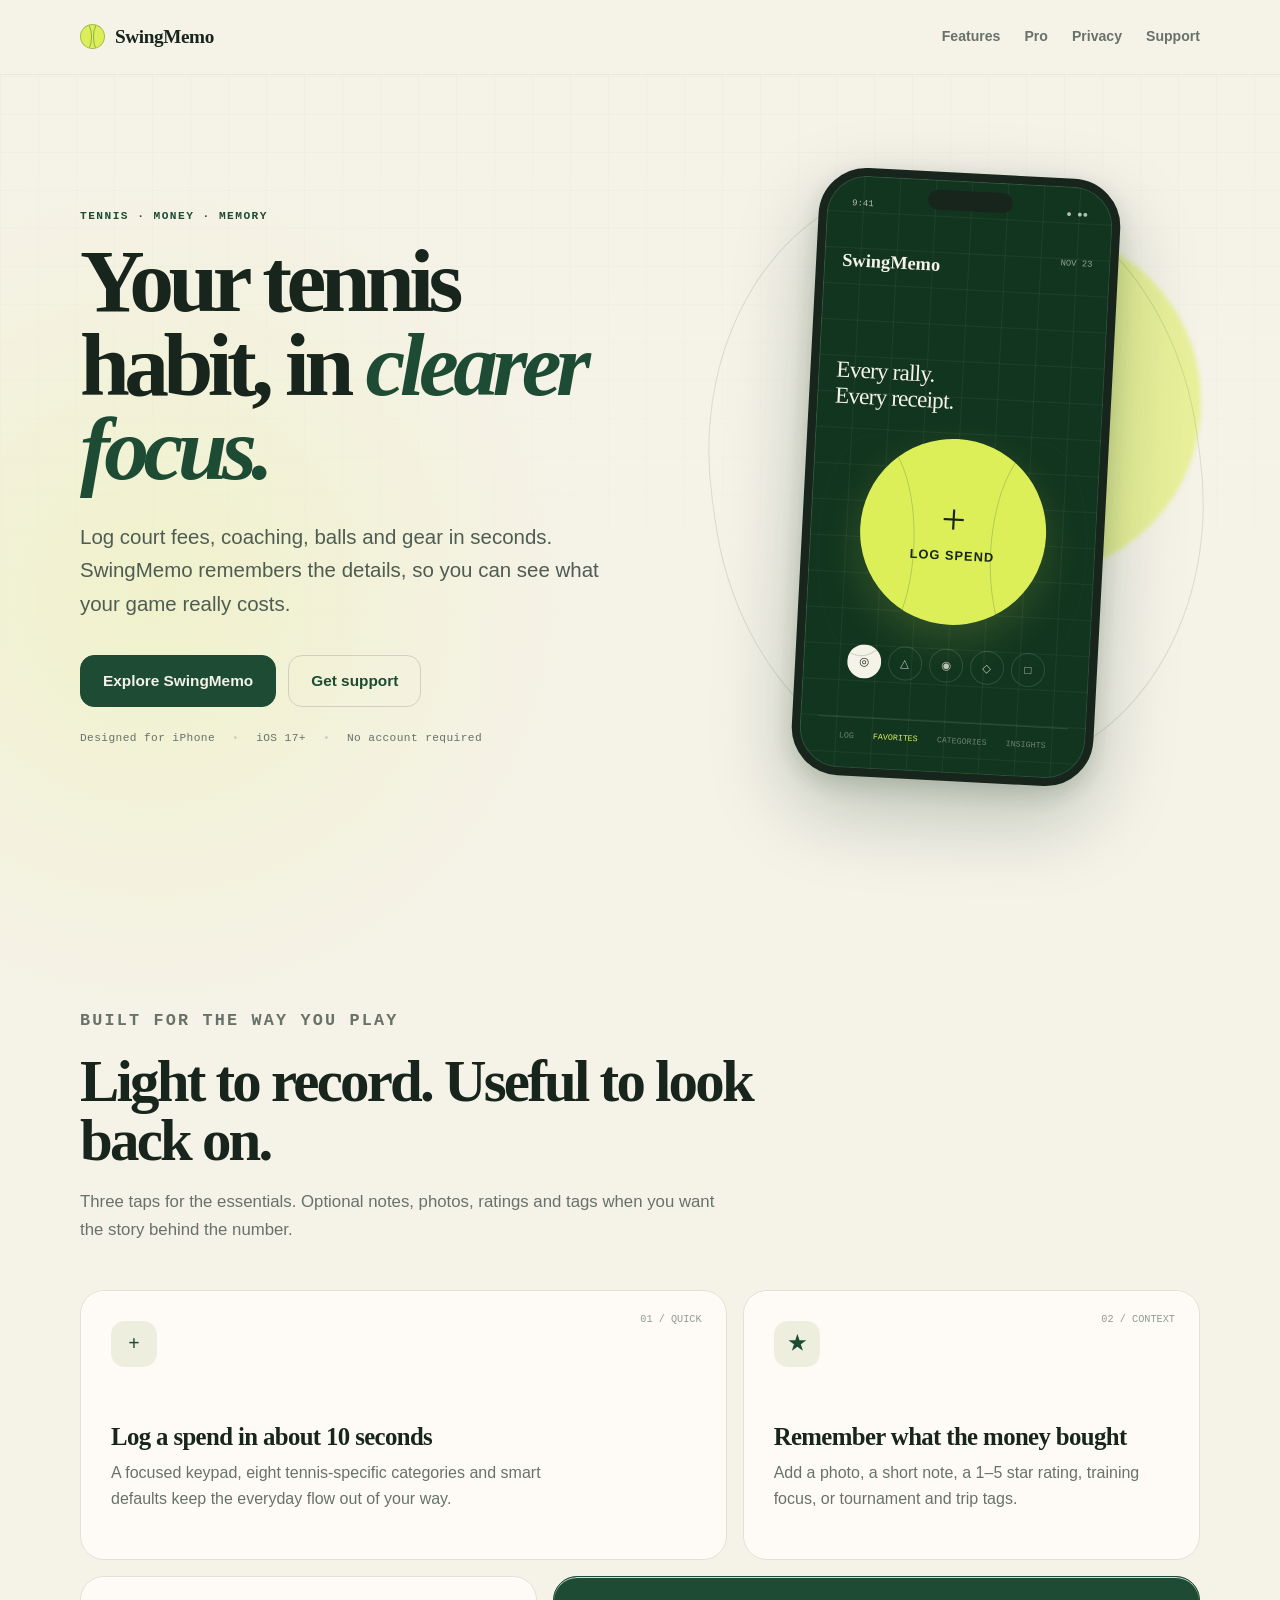
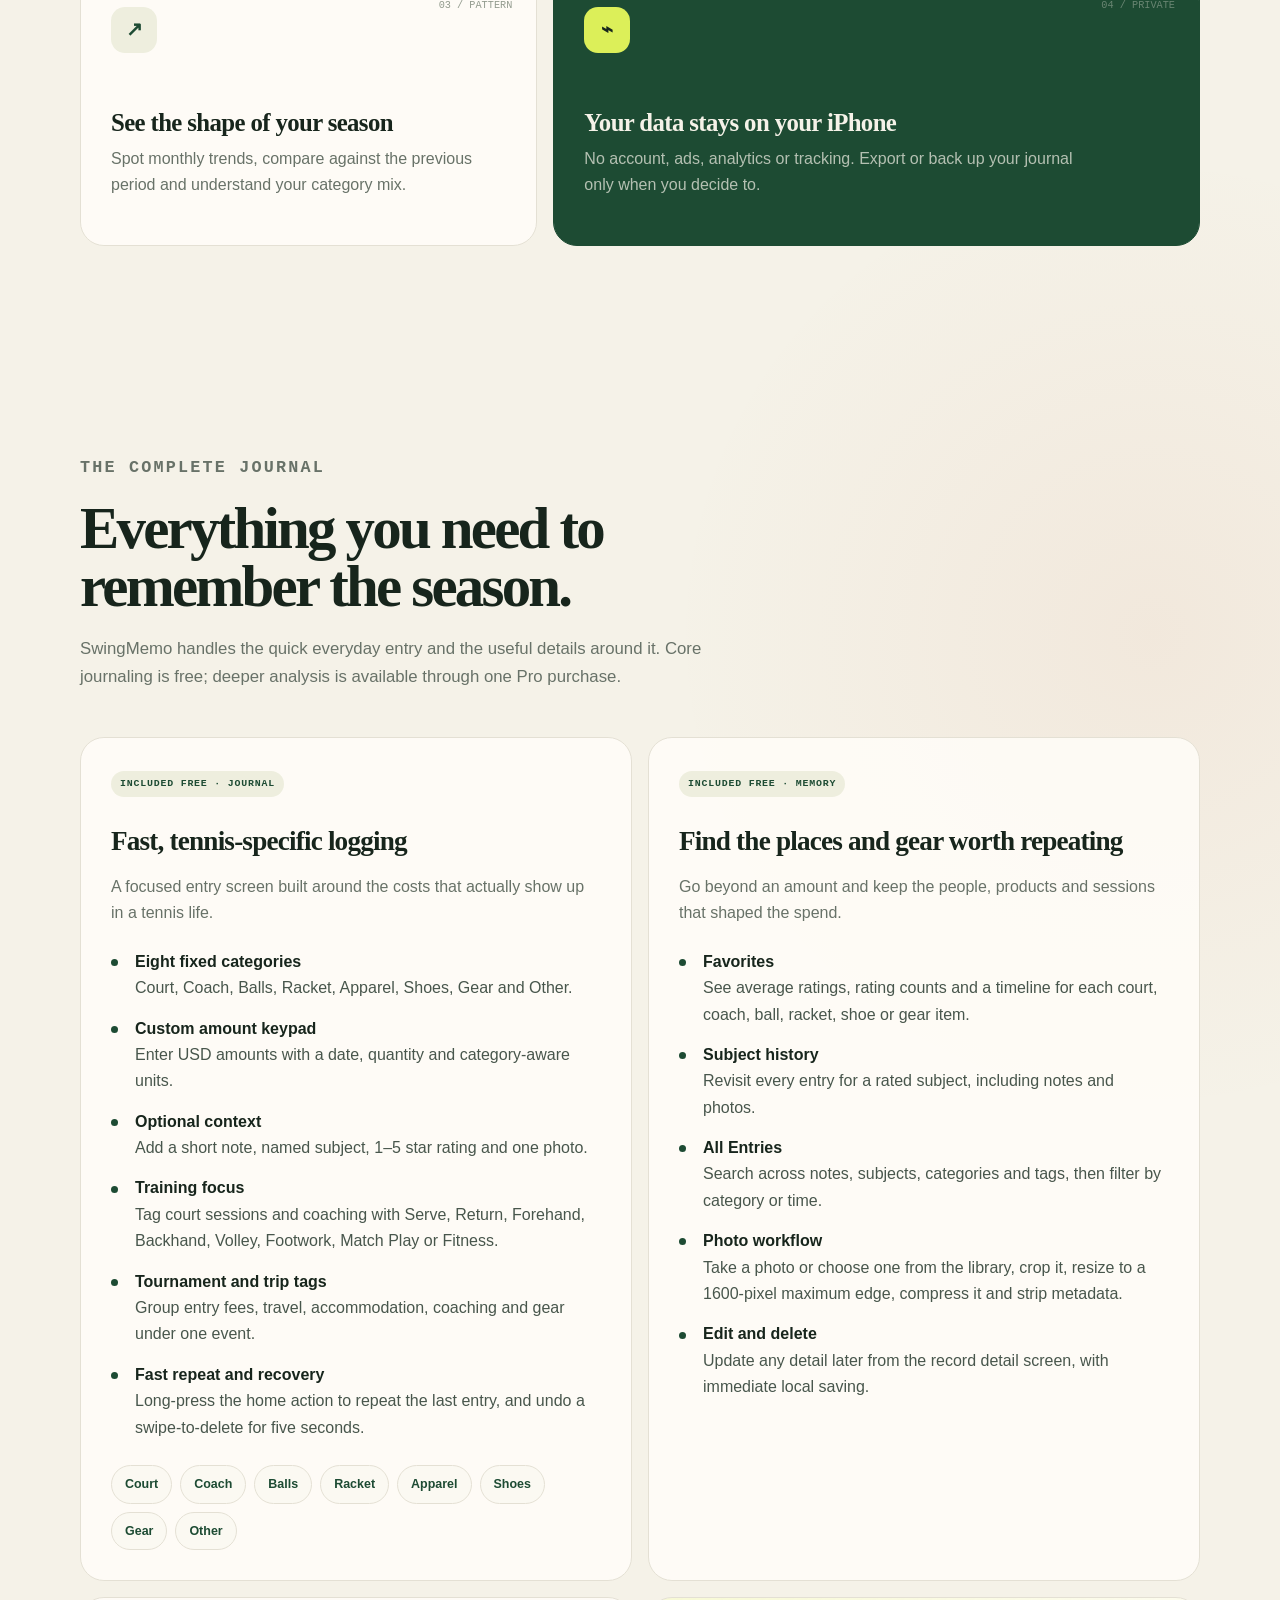
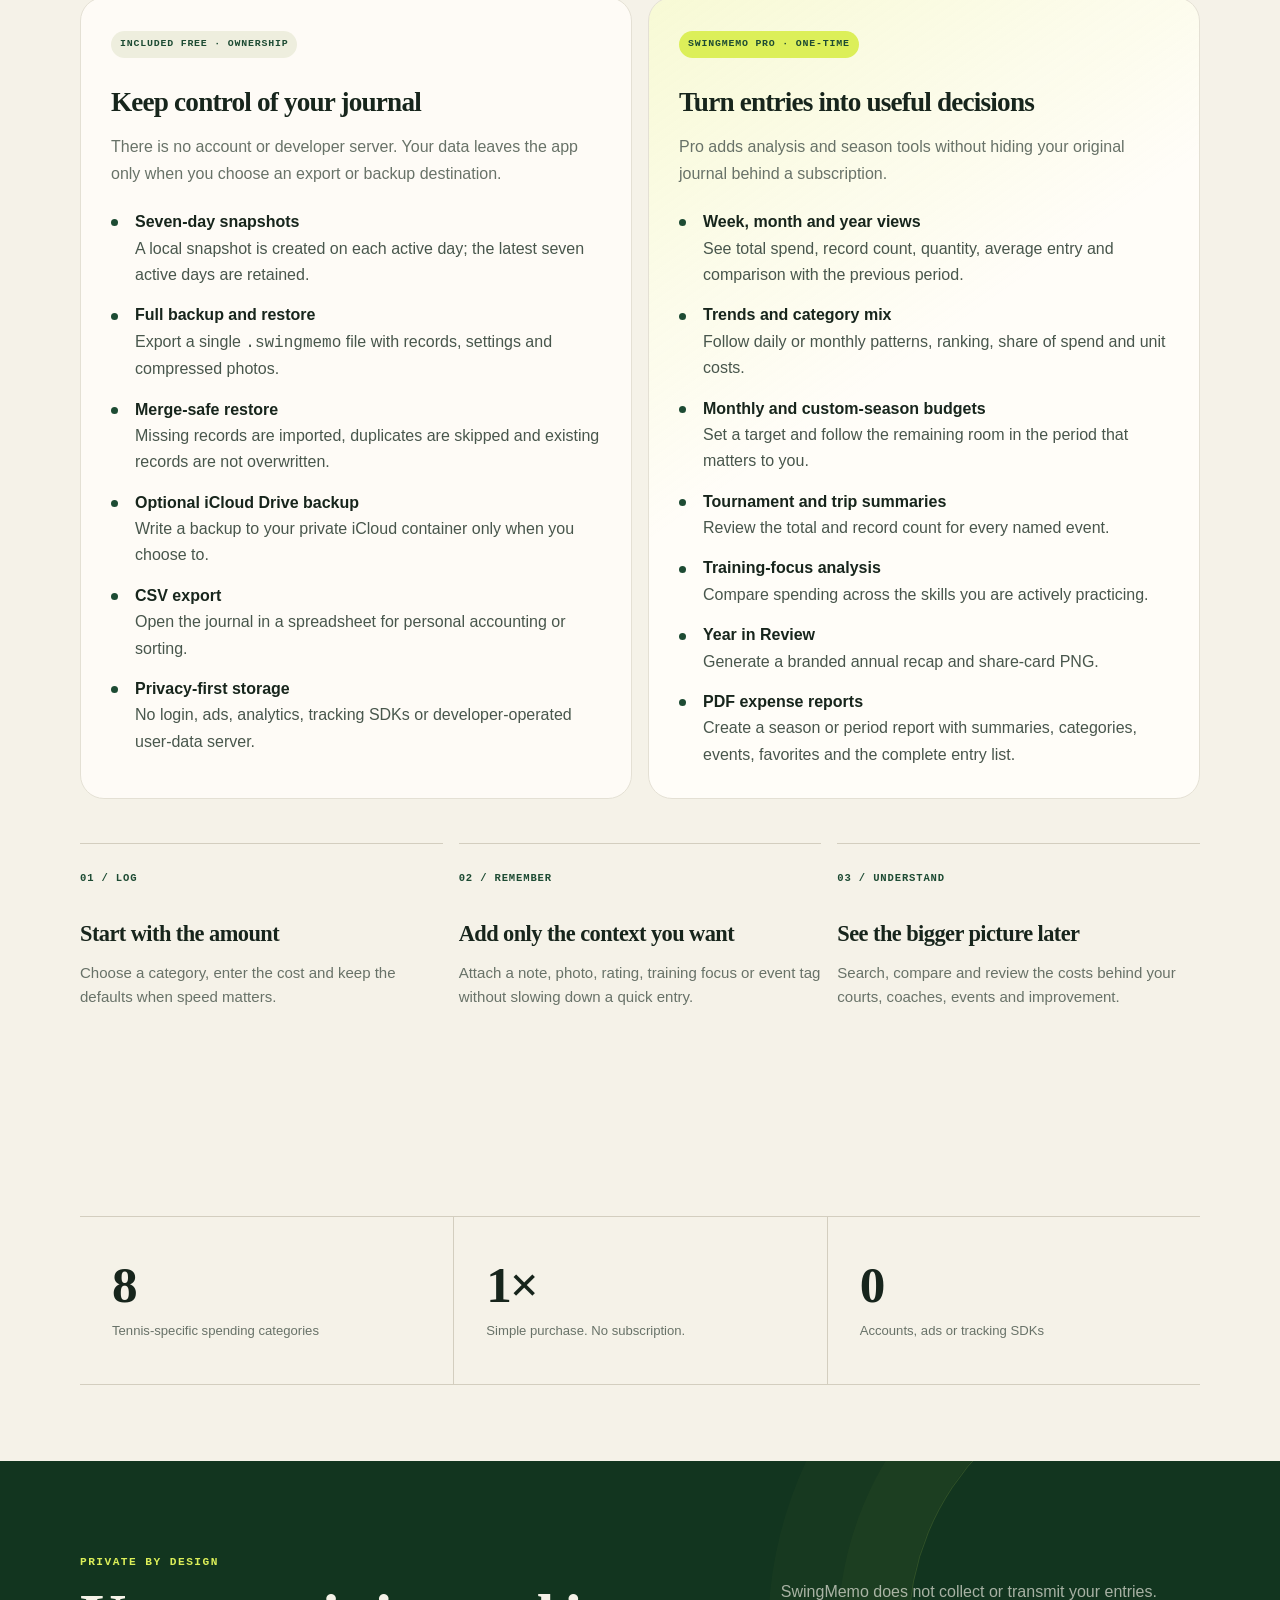
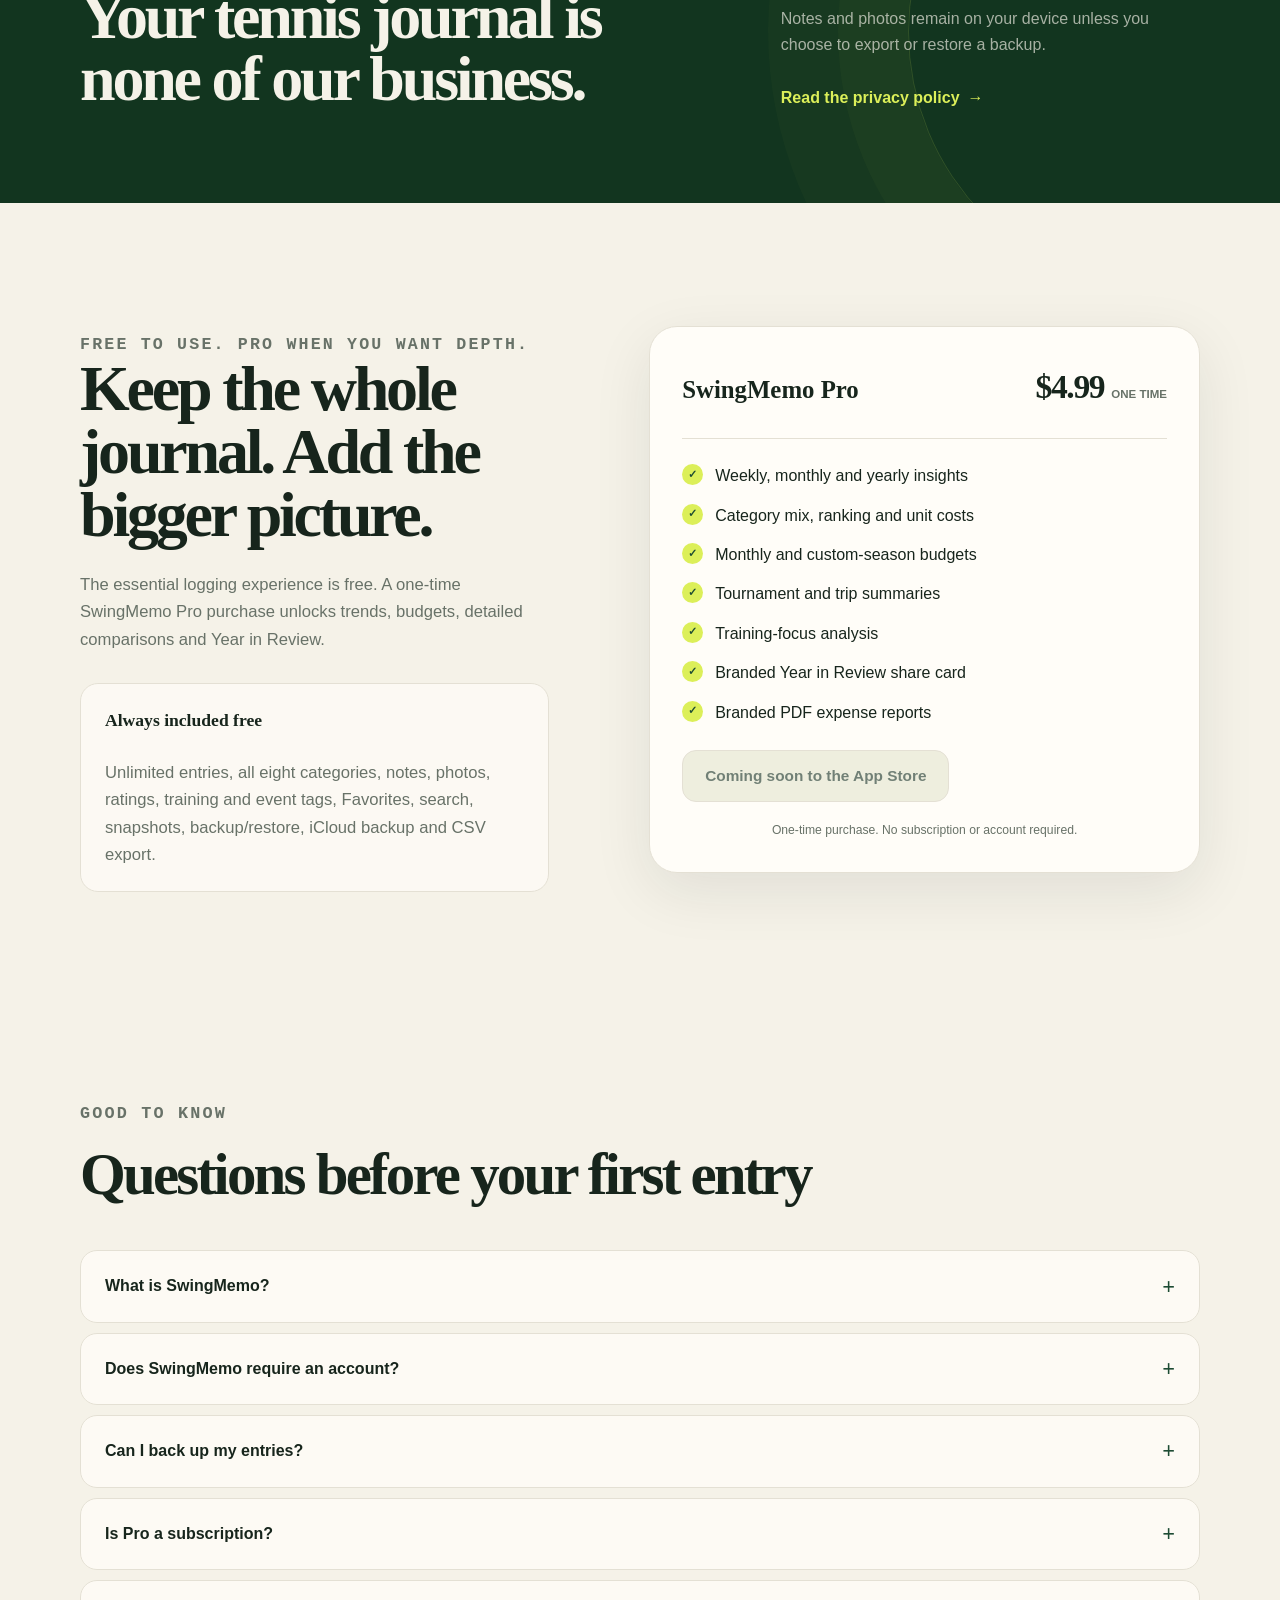
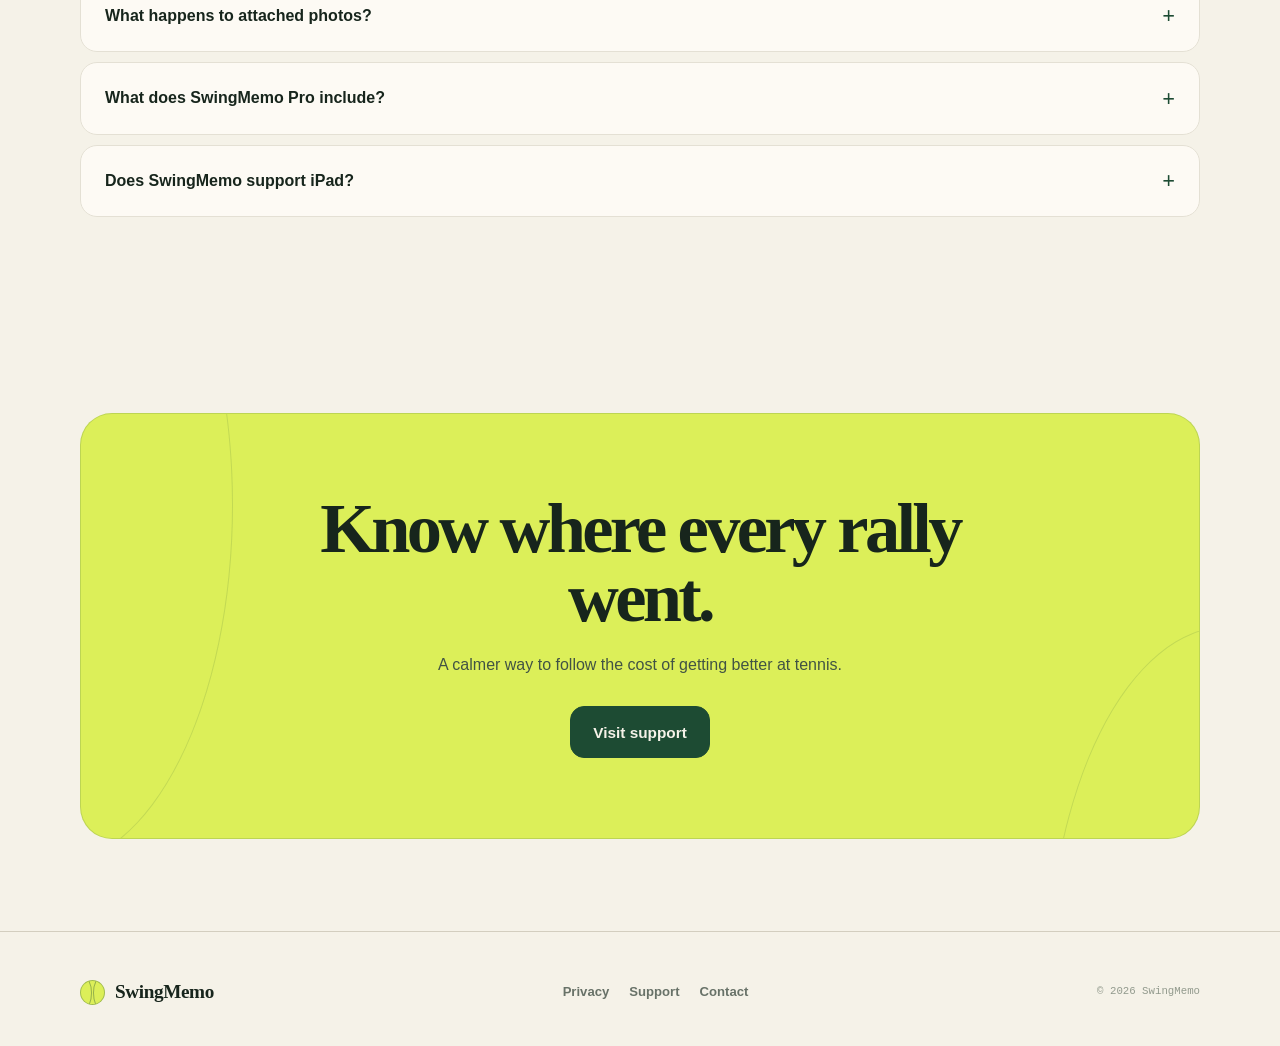
<file: index.html>
<!doctype html>
<html lang="en">
<head>
  <meta charset="utf-8">
  <meta name="viewport" content="width=device-width, initial-scale=1">
  <title>SwingMemo — Tennis Expense Journal &amp; Budget Tracker</title>
  <meta name="description" content="Track court fees, coaching, balls and tennis gear in seconds. SwingMemo is a private iPhone expense journal with ratings, tags, budgets, trends and backups.">
  <meta name="keywords" content="tennis expense journal, tennis budget tracker, tennis spending app, court fees, coaching costs, tennis gear expenses, iPhone journal">
  <meta name="author" content="SwingMemo">
  <meta name="robots" content="index, follow, max-image-preview:large">
  <meta name="application-name" content="SwingMemo">
  <meta name="apple-mobile-web-app-title" content="SwingMemo">
  <meta name="theme-color" content="#f5f2e8">
  <meta name="color-scheme" content="light">
  <meta property="og:type" content="website">
  <meta property="og:title" content="SwingMemo — Tennis Expense Journal &amp; Budget Tracker">
  <meta property="og:description" content="Track every court fee, lesson and can of balls in seconds. See what your tennis habit really costs with a private iPhone journal.">
  <meta property="og:site_name" content="SwingMemo">
  <meta property="og:url" content="https://wbs21.github.io/swingmemo/">
  <meta property="og:locale" content="en_US">
  <meta name="twitter:card" content="summary">
  <meta name="twitter:title" content="SwingMemo — Tennis Expense Journal">
  <meta name="twitter:description" content="Track court fees, coaching, balls and tennis gear in seconds, then understand your spending with SwingMemo.">
  <!-- Pasted Google Search Console verification tag goes here. -->
  <link rel="canonical" href="https://wbs21.github.io/swingmemo/">
  <link rel="icon" href="favicon.svg" type="image/svg+xml">
  <link rel="stylesheet" href="styles.css">
  <script type="application/ld+json">
    {
      "@context": "https://schema.org",
      "@graph": [
        {
          "@type": "WebSite",
          "@id": "https://wbs21.github.io/swingmemo/#website",
          "url": "https://wbs21.github.io/swingmemo/",
          "name": "SwingMemo",
          "inLanguage": "en-US"
        },
        {
          "@type": "SoftwareApplication",
          "@id": "https://wbs21.github.io/swingmemo/#app",
          "name": "SwingMemo",
          "url": "https://wbs21.github.io/swingmemo/",
          "description": "A private tennis expense journal for logging court fees, coaching, balls, rackets, apparel, shoes and gear, with optional Pro spending insights.",
          "applicationCategory": "FinanceApplication",
          "applicationSubCategory": "Personal finance",
          "operatingSystem": "iOS 17 or later",
          "isAccessibleForFree": true,
          "inLanguage": "en-US",
          "featureList": [
            "Fast expense logging",
            "Eight tennis-specific categories",
            "Notes, photos, ratings and training tags",
            "Tournament and trip grouping",
            "Search and filters",
            "Backup, restore, iCloud backup and CSV export",
            "Weekly, monthly and yearly spending insights",
            "Monthly and custom-season budgets",
            "Year in Review and PDF reports"
          ],
          "offers": {
            "@type": "Offer",
            "price": "0",
            "priceCurrency": "USD",
            "description": "Free app with an optional one-time SwingMemo Pro purchase for $4.99."
          },
          "privacyPolicy": "https://wbs21.github.io/swingmemo/privacy.html",
          "softwareHelp": "https://wbs21.github.io/swingmemo/support.html",
          "contactPoint": {
            "@type": "ContactPoint",
            "contactType": "customer support",
            "email": "13911100061@163.com"
          },
          "sameAs": [
            "https://github.com/wbs21/swingmemo"
          ]
        },
        {
          "@type": "FAQPage",
          "@id": "https://wbs21.github.io/swingmemo/#faq",
          "mainEntity": [
            {
              "@type": "Question",
              "name": "What is SwingMemo?",
              "acceptedAnswer": {
                "@type": "Answer",
                "text": "SwingMemo is a tennis expense journal for iPhone. It records court fees, coaching, balls, rackets, apparel, shoes, gear and other tennis costs, then helps users understand spending with optional Pro analysis."
              }
            },
            {
              "@type": "Question",
              "name": "Does SwingMemo require an account?",
              "acceptedAnswer": {
                "@type": "Answer",
                "text": "No. SwingMemo works without registration and stores the journal locally on the iPhone."
              }
            },
            {
              "@type": "Question",
              "name": "Can I back up my entries?",
              "acceptedAnswer": {
                "@type": "Answer",
                "text": "Yes. SwingMemo supports full local backup and restore, seven-day local snapshots, optional iCloud Drive backup and CSV export."
              }
            },
            {
              "@type": "Question",
              "name": "Is SwingMemo Pro a subscription?",
              "acceptedAnswer": {
                "@type": "Answer",
                "text": "No. SwingMemo Pro is a one-time $4.99 in-app purchase with no recurring subscription."
              }
            }
          ]
        }
      ]
    }
  </script>
</head>
<body>
  <a class="skip-link" href="#main">Skip to content</a>

  <header class="site-header">
    <nav class="nav container" aria-label="Main navigation">
      <a class="brand" href="index.html" aria-label="SwingMemo home">
        <span class="brand-ball" aria-hidden="true"></span>
        <span>SwingMemo</span>
      </a>
      <div class="nav-links">
        <a href="#features">Features</a>
        <a href="#pro">Pro</a>
        <a href="#privacy">Privacy</a>
        <a href="support.html">Support</a>
      </div>
    </nav>
  </header>

  <main id="main">
    <section class="hero container" aria-labelledby="hero-title">
      <div class="hero-copy">
        <p class="eyebrow">Tennis · Money · Memory</p>
        <h1 id="hero-title">Your tennis habit, in <em>clearer focus.</em></h1>
        <p class="hero-lede">Log court fees, coaching, balls and gear in seconds. SwingMemo remembers the details, so you can see what your game really costs.</p>
        <div class="hero-actions">
          <a class="button" href="#features">Explore SwingMemo</a>
          <a class="button secondary" href="support.html">Get support</a>
        </div>
        <p class="hero-note">
          <span>Designed for iPhone</span>
          <span>iOS 17+</span>
          <span>No account required</span>
        </p>
      </div>

      <div class="phone-stage" aria-label="Preview of the SwingMemo home screen">
        <div class="phone">
          <div class="phone-status">
            <span>9:41</span>
            <span>● ●●</span>
          </div>
          <div class="phone-title">
            <span class="phone-brand">SwingMemo</span>
            <span class="phone-date">NOV 23</span>
          </div>
          <p class="phone-copy">Every rally.<br>Every receipt.</p>
          <div class="phone-cta">
            <span class="phone-plus">+</span>
            <span class="phone-cta-label">Log spend</span>
          </div>
          <div class="phone-categories" aria-hidden="true">
            <span>◎</span>
            <span>△</span>
            <span>◉</span>
            <span>◇</span>
            <span>□</span>
          </div>
          <div class="phone-tabs" aria-hidden="true">
            <span>LOG</span>
            <span>FAVORITES</span>
            <span>CATEGORIES</span>
            <span>INSIGHTS</span>
          </div>
        </div>
      </div>
    </section>

    <section class="section container" id="features" aria-labelledby="features-title">
      <div class="section-heading">
        <p class="eyebrow">Built for the way you play</p>
        <h2 id="features-title">Light to record. Useful to look back on.</h2>
        <p>Three taps for the essentials. Optional notes, photos, ratings and tags when you want the story behind the number.</p>
      </div>

      <div class="feature-grid">
        <article class="feature-card">
          <span class="feature-number">01 / QUICK</span>
          <div class="feature-icon" aria-hidden="true">+</div>
          <h3>Log a spend in about 10 seconds</h3>
          <p>A focused keypad, eight tennis-specific categories and smart defaults keep the everyday flow out of your way.</p>
        </article>
        <article class="feature-card">
          <span class="feature-number">02 / CONTEXT</span>
          <div class="feature-icon" aria-hidden="true">★</div>
          <h3>Remember what the money bought</h3>
          <p>Add a photo, a short note, a 1–5 star rating, training focus, or tournament and trip tags.</p>
        </article>
        <article class="feature-card">
          <span class="feature-number">03 / PATTERN</span>
          <div class="feature-icon" aria-hidden="true">↗</div>
          <h3>See the shape of your season</h3>
          <p>Spot monthly trends, compare against the previous period and understand your category mix.</p>
        </article>
        <article class="feature-card dark">
          <span class="feature-number">04 / PRIVATE</span>
          <div class="feature-icon" aria-hidden="true">⌁</div>
          <h3>Your data stays on your iPhone</h3>
          <p>No account, ads, analytics or tracking. Export or back up your journal only when you decide to.</p>
        </article>
      </div>
    </section>

    <section class="section container" id="feature-tour" aria-labelledby="feature-tour-title">
      <div class="section-heading">
        <p class="eyebrow">The complete journal</p>
        <h2 id="feature-tour-title">Everything you need to remember the season.</h2>
        <p>SwingMemo handles the quick everyday entry and the useful details around it. Core journaling is free; deeper analysis is available through one Pro purchase.</p>
      </div>

      <div class="feature-catalog">
        <article class="catalog-card">
          <span class="catalog-label">Included free · Journal</span>
          <h3>Fast, tennis-specific logging</h3>
          <p>A focused entry screen built around the costs that actually show up in a tennis life.</p>
          <ul class="catalog-list">
            <li><strong>Eight fixed categories</strong> Court, Coach, Balls, Racket, Apparel, Shoes, Gear and Other.</li>
            <li><strong>Custom amount keypad</strong> Enter USD amounts with a date, quantity and category-aware units.</li>
            <li><strong>Optional context</strong> Add a short note, named subject, 1–5 star rating and one photo.</li>
            <li><strong>Training focus</strong> Tag court sessions and coaching with Serve, Return, Forehand, Backhand, Volley, Footwork, Match Play or Fitness.</li>
            <li><strong>Tournament and trip tags</strong> Group entry fees, travel, accommodation, coaching and gear under one event.</li>
            <li><strong>Fast repeat and recovery</strong> Long-press the home action to repeat the last entry, and undo a swipe-to-delete for five seconds.</li>
          </ul>
          <div class="category-strip" aria-label="SwingMemo categories">
            <span>Court</span><span>Coach</span><span>Balls</span><span>Racket</span>
            <span>Apparel</span><span>Shoes</span><span>Gear</span><span>Other</span>
          </div>
        </article>

        <article class="catalog-card">
          <span class="catalog-label">Included free · Memory</span>
          <h3>Find the places and gear worth repeating</h3>
          <p>Go beyond an amount and keep the people, products and sessions that shaped the spend.</p>
          <ul class="catalog-list">
            <li><strong>Favorites</strong> See average ratings, rating counts and a timeline for each court, coach, ball, racket, shoe or gear item.</li>
            <li><strong>Subject history</strong> Revisit every entry for a rated subject, including notes and photos.</li>
            <li><strong>All Entries</strong> Search across notes, subjects, categories and tags, then filter by category or time.</li>
            <li><strong>Photo workflow</strong> Take a photo or choose one from the library, crop it, resize to a 1600-pixel maximum edge, compress it and strip metadata.</li>
            <li><strong>Edit and delete</strong> Update any detail later from the record detail screen, with immediate local saving.</li>
          </ul>
        </article>

        <article class="catalog-card">
          <span class="catalog-label">Included free · Ownership</span>
          <h3>Keep control of your journal</h3>
          <p>There is no account or developer server. Your data leaves the app only when you choose an export or backup destination.</p>
          <ul class="catalog-list">
            <li><strong>Seven-day snapshots</strong> A local snapshot is created on each active day; the latest seven active days are retained.</li>
            <li><strong>Full backup and restore</strong> Export a single <code>.swingmemo</code> file with records, settings and compressed photos.</li>
            <li><strong>Merge-safe restore</strong> Missing records are imported, duplicates are skipped and existing records are not overwritten.</li>
            <li><strong>Optional iCloud Drive backup</strong> Write a backup to your private iCloud container only when you choose to.</li>
            <li><strong>CSV export</strong> Open the journal in a spreadsheet for personal accounting or sorting.</li>
            <li><strong>Privacy-first storage</strong> No login, ads, analytics, tracking SDKs or developer-operated user-data server.</li>
          </ul>
        </article>

        <article class="catalog-card pro">
          <span class="catalog-label">SwingMemo Pro · One-time</span>
          <h3>Turn entries into useful decisions</h3>
          <p>Pro adds analysis and season tools without hiding your original journal behind a subscription.</p>
          <ul class="catalog-list">
            <li><strong>Week, month and year views</strong> See total spend, record count, quantity, average entry and comparison with the previous period.</li>
            <li><strong>Trends and category mix</strong> Follow daily or monthly patterns, ranking, share of spend and unit costs.</li>
            <li><strong>Monthly and custom-season budgets</strong> Set a target and follow the remaining room in the period that matters to you.</li>
            <li><strong>Tournament and trip summaries</strong> Review the total and record count for every named event.</li>
            <li><strong>Training-focus analysis</strong> Compare spending across the skills you are actively practicing.</li>
            <li><strong>Year in Review</strong> Generate a branded annual recap and share-card PNG.</li>
            <li><strong>PDF expense reports</strong> Create a season or period report with summaries, categories, events, favorites and the complete entry list.</li>
          </ul>
        </article>
      </div>

      <div class="workflow" aria-label="How SwingMemo works">
        <article class="workflow-step">
          <span>01 / LOG</span>
          <h3>Start with the amount</h3>
          <p>Choose a category, enter the cost and keep the defaults when speed matters.</p>
        </article>
        <article class="workflow-step">
          <span>02 / REMEMBER</span>
          <h3>Add only the context you want</h3>
          <p>Attach a note, photo, rating, training focus or event tag without slowing down a quick entry.</p>
        </article>
        <article class="workflow-step">
          <span>03 / UNDERSTAND</span>
          <h3>See the bigger picture later</h3>
          <p>Search, compare and review the costs behind your courts, coaches, events and improvement.</p>
        </article>
      </div>
    </section>

    <section class="section-tight container" aria-label="SwingMemo product principles">
      <div class="metrics">
        <div class="metric">
          <strong>8</strong>
          <span>Tennis-specific spending categories</span>
        </div>
        <div class="metric">
          <strong>1×</strong>
          <span>Simple purchase. No subscription.</span>
        </div>
        <div class="metric">
          <strong>0</strong>
          <span>Accounts, ads or tracking SDKs</span>
        </div>
      </div>
    </section>

    <section class="privacy-band" id="privacy" aria-labelledby="privacy-title">
      <div class="container">
        <div>
          <p class="eyebrow">Private by design</p>
          <h2 id="privacy-title">Your tennis journal is none of our business.</h2>
        </div>
        <div class="privacy-copy">
          <p>SwingMemo does not collect or transmit your entries. Notes and photos remain on your device unless you choose to export or restore a backup.</p>
          <a class="text-link" href="privacy.html">Read the privacy policy</a>
        </div>
      </div>
    </section>

    <section class="section container" id="pro" aria-labelledby="pricing-title">
      <div class="pricing">
        <div class="pricing-copy">
          <p class="eyebrow">Free to use. Pro when you want depth.</p>
          <h2 id="pricing-title">Keep the whole journal. Add the bigger picture.</h2>
          <p>The essential logging experience is free. A one-time SwingMemo Pro purchase unlocks trends, budgets, detailed comparisons and Year in Review.</p>
          <div class="free-includes">
            <strong>Always included free</strong>
            <p>Unlimited entries, all eight categories, notes, photos, ratings, training and event tags, Favorites, search, snapshots, backup/restore, iCloud backup and CSV export.</p>
          </div>
        </div>
        <div class="price-card">
          <div class="price-card-header">
            <h3>SwingMemo Pro</h3>
            <div class="price">$4.99 <small>ONE TIME</small></div>
          </div>
          <ul class="check-list">
            <li>Weekly, monthly and yearly insights</li>
            <li>Category mix, ranking and unit costs</li>
            <li>Monthly and custom-season budgets</li>
            <li>Tournament and trip summaries</li>
            <li>Training-focus analysis</li>
            <li>Branded Year in Review share card</li>
            <li>Branded PDF expense reports</li>
          </ul>
          <span class="button disabled" aria-label="Coming soon to the App Store">Coming soon to the App Store</span>
          <p class="price-footnote">One-time purchase. No subscription or account required.</p>
        </div>
      </div>
    </section>

    <section class="section container" id="faq" aria-labelledby="faq-title">
      <div class="section-heading">
        <p class="eyebrow">Good to know</p>
        <h2 id="faq-title">Questions before your first entry</h2>
      </div>
      <div class="faq-list">
        <details>
          <summary>What is SwingMemo?</summary>
          <p>SwingMemo is a tennis expense journal for iPhone. It records court fees, coaching, balls, rackets, apparel, shoes, gear and other tennis costs, then offers optional Pro tools for understanding the season.</p>
        </details>
        <details>
          <summary>Does SwingMemo require an account?</summary>
          <p>No. The app works without registration and stores your journal locally on your iPhone.</p>
        </details>
        <details>
          <summary>Can I back up my entries?</summary>
          <p>Yes. You can create a complete SwingMemo backup, keep seven days of local snapshots, use optional private iCloud Drive backup, or export a CSV. See the support page for restore guidance.</p>
        </details>
        <details>
          <summary>Is Pro a subscription?</summary>
          <p>No. SwingMemo Pro is a one-time in-app purchase. There is no recurring subscription.</p>
        </details>
        <details>
          <summary>What happens to attached photos?</summary>
          <p>Photos are cropped, resized to a maximum 1600-pixel edge, compressed as JPEG and stripped of metadata before SwingMemo stores them.</p>
        </details>
        <details>
          <summary>What does SwingMemo Pro include?</summary>
          <p>Pro adds weekly, monthly and yearly trends, category mix and unit costs, monthly and custom-season budgets, event and training-focus summaries, Year in Review and branded PDF expense reports.</p>
        </details>
        <details>
          <summary>Does SwingMemo support iPad?</summary>
          <p>SwingMemo is designed for iPhone and requires iOS 17 or later. The current release does not include a dedicated iPad layout.</p>
        </details>
      </div>
    </section>

    <section class="cta container">
      <div class="cta-card">
        <h2>Know where every rally went.</h2>
        <p>A calmer way to follow the cost of getting better at tennis.</p>
        <a class="button" href="support.html">Visit support</a>
      </div>
    </section>
  </main>

  <footer class="site-footer">
    <div class="footer-row container">
      <a class="brand" href="index.html">
        <span class="brand-ball" aria-hidden="true"></span>
        <span>SwingMemo</span>
      </a>
      <div class="footer-links">
        <a href="privacy.html">Privacy</a>
        <a href="support.html">Support</a>
        <a href="support.html#contact">Contact</a>
      </div>
      <p class="copyright">© 2026 SwingMemo</p>
    </div>
  </footer>
</body>
</html>
</file>
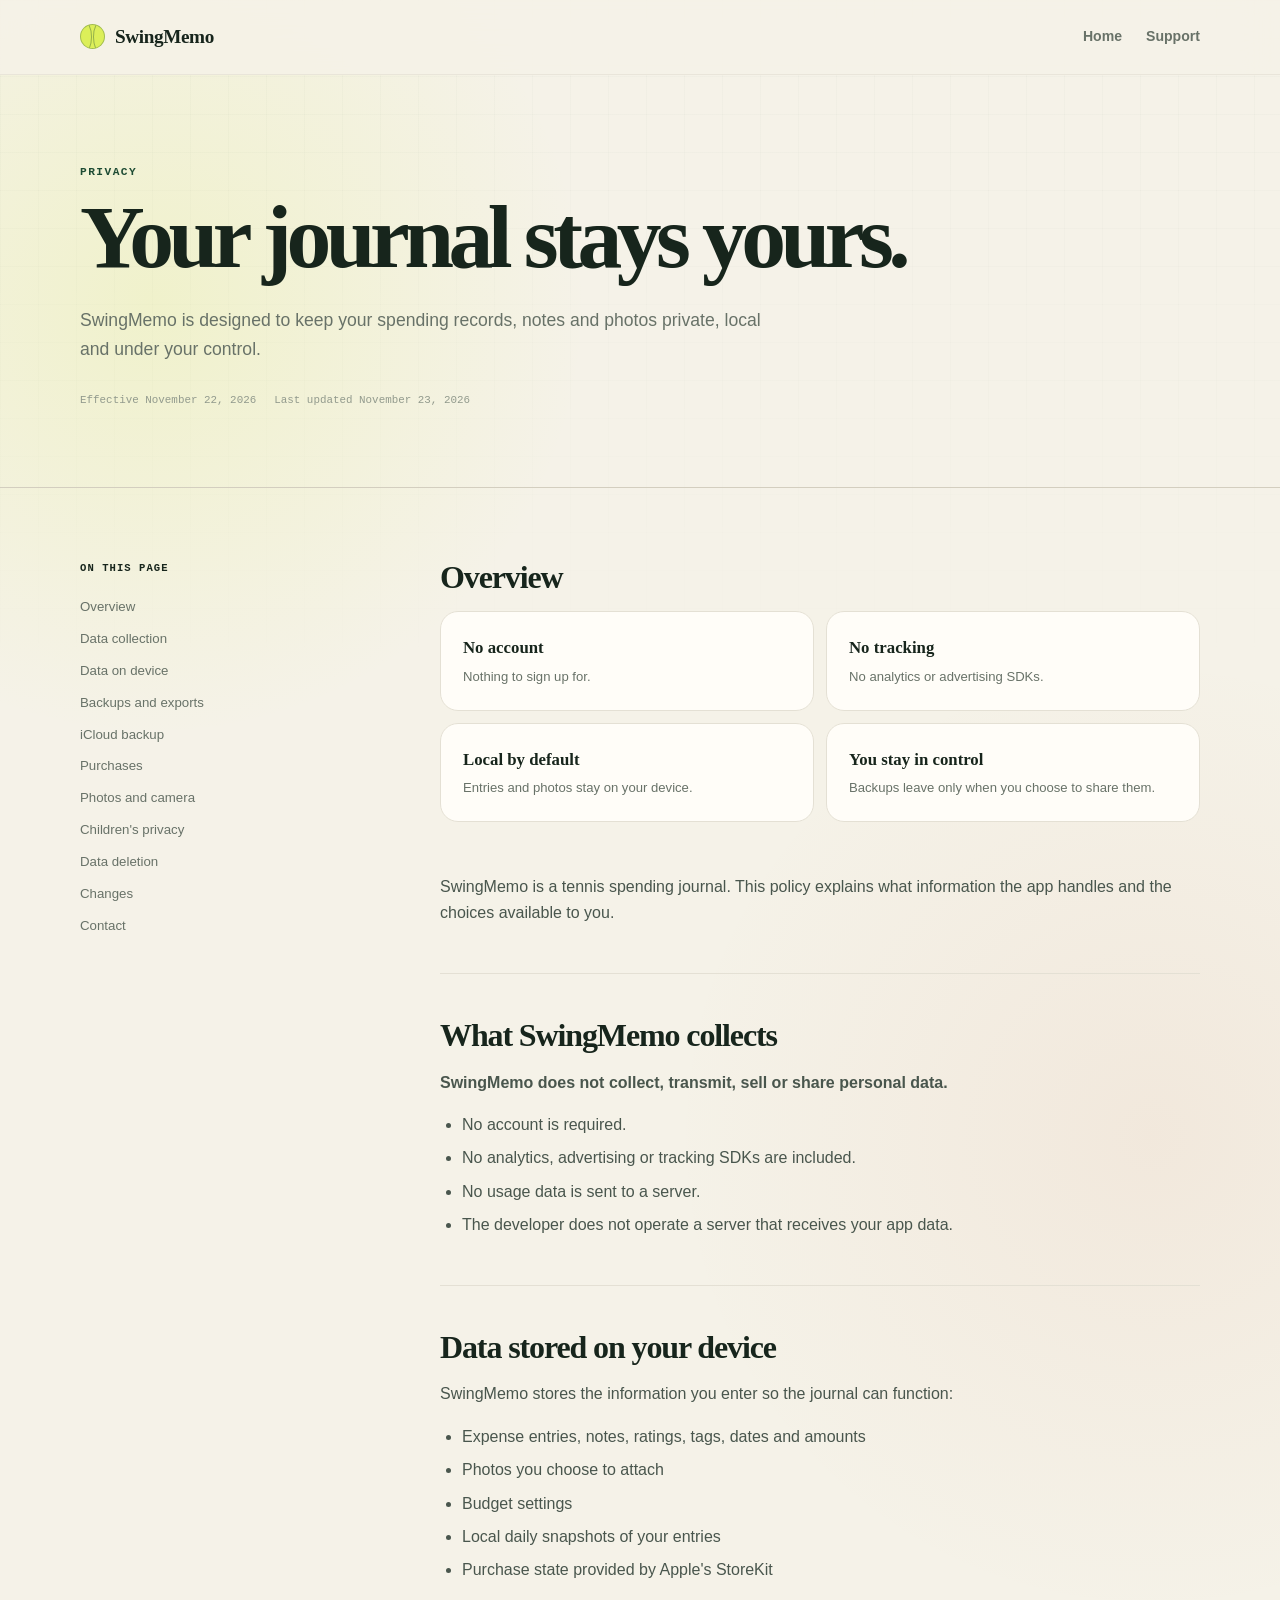
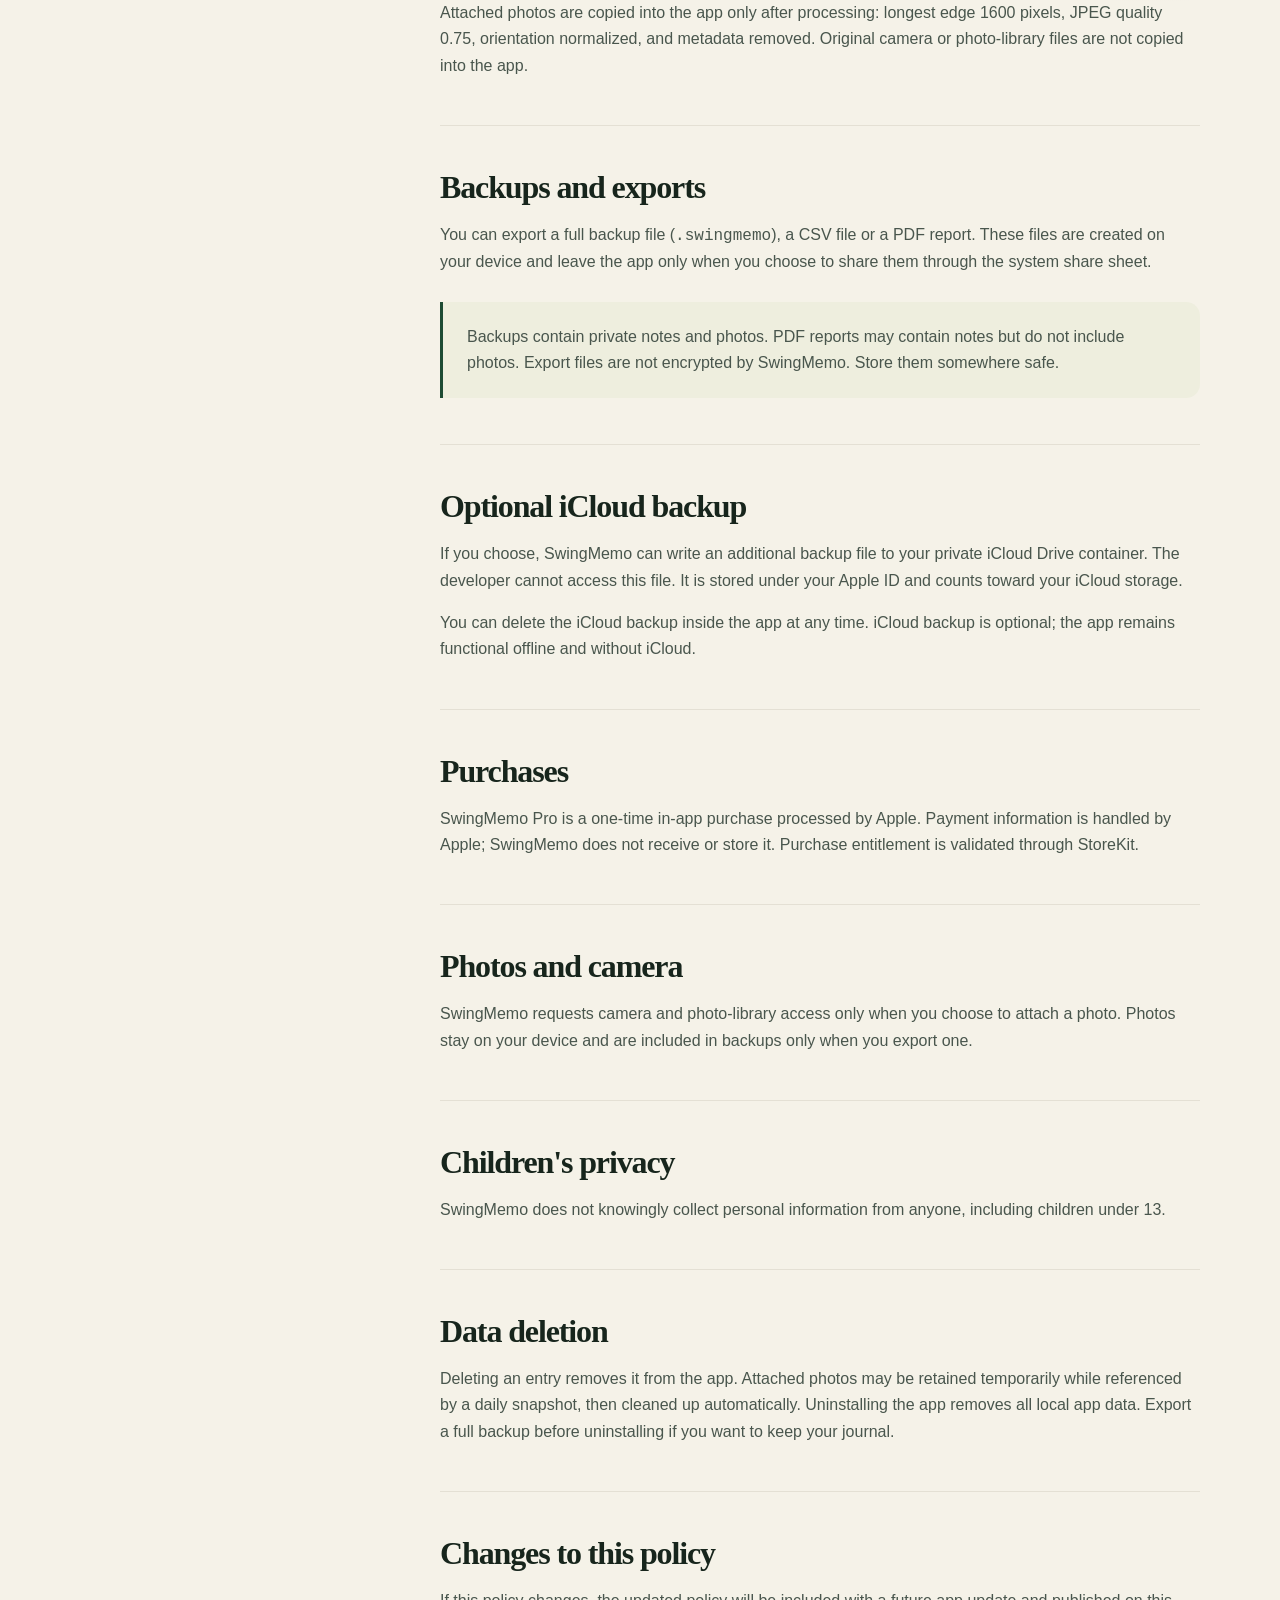
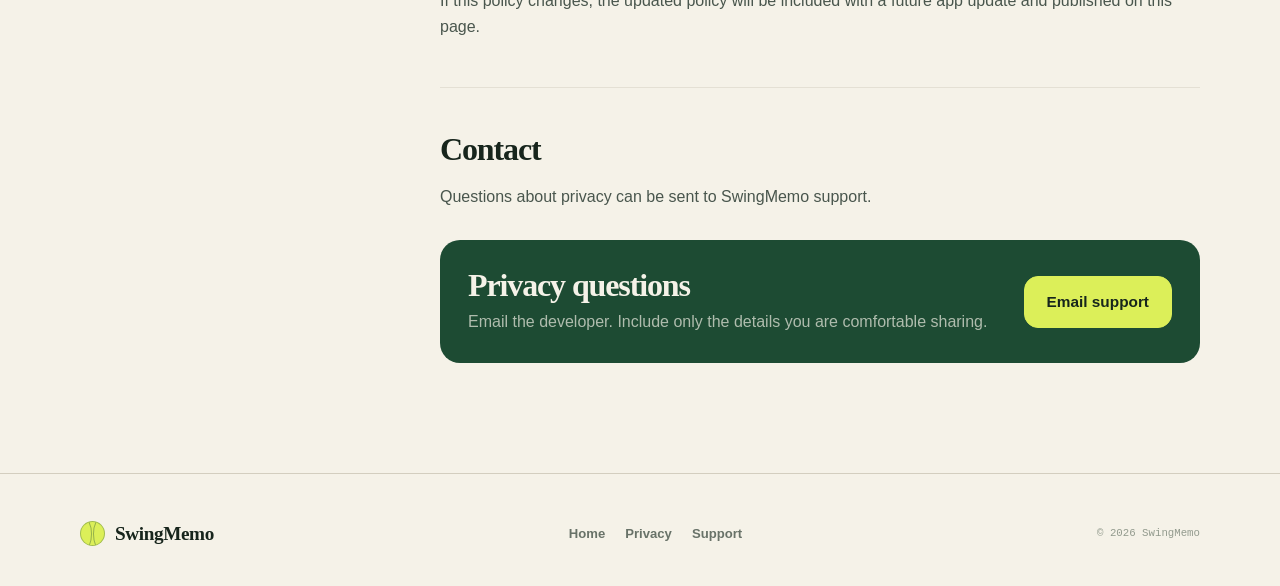
<file: privacy.html>
<!doctype html>
<html lang="en">
<head>
  <meta charset="utf-8">
  <meta name="viewport" content="width=device-width, initial-scale=1">
  <title>Privacy Policy — SwingMemo</title>
  <meta name="description" content="SwingMemo's privacy policy. The tennis expense journal is designed to keep your entries and photos on your device.">
  <meta name="theme-color" content="#f5f2e8">
  <meta name="color-scheme" content="light">
  <link rel="canonical" href="https://wbs21.github.io/swingmemo/privacy.html">
  <link rel="icon" href="favicon.svg" type="image/svg+xml">
  <link rel="stylesheet" href="styles.css">
</head>
<body>
  <a class="skip-link" href="#main">Skip to content</a>

  <header class="site-header">
    <nav class="nav container" aria-label="Main navigation">
      <a class="brand" href="index.html" aria-label="SwingMemo home">
        <span class="brand-ball" aria-hidden="true"></span>
        <span>SwingMemo</span>
      </a>
      <div class="nav-links">
        <a href="index.html">Home</a>
        <a href="support.html">Support</a>
      </div>
    </nav>
  </header>

  <main id="main">
    <header class="page-hero">
      <div class="container">
        <p class="eyebrow">Privacy</p>
        <h1>Your journal stays yours.</h1>
        <p class="page-lede">SwingMemo is designed to keep your spending records, notes and photos private, local and under your control.</p>
        <p class="meta-line">
          <span>Effective November 22, 2026</span>
          <span>Last updated November 23, 2026</span>
        </p>
      </div>
    </header>

    <div class="legal-layout container">
      <aside class="legal-toc" aria-label="On this page">
        <strong>On this page</strong>
        <a href="#overview">Overview</a>
        <a href="#collection">Data collection</a>
        <a href="#device">Data on device</a>
        <a href="#backups">Backups and exports</a>
        <a href="#icloud">iCloud backup</a>
        <a href="#purchases">Purchases</a>
        <a href="#photos">Photos and camera</a>
        <a href="#children">Children's privacy</a>
        <a href="#deletion">Data deletion</a>
        <a href="#changes">Changes</a>
        <a href="#contact">Contact</a>
      </aside>

      <article class="legal-content">
        <section id="overview">
          <h2>Overview</h2>
          <div class="policy-summary">
            <div><strong>No account</strong><span>Nothing to sign up for.</span></div>
            <div><strong>No tracking</strong><span>No analytics or advertising SDKs.</span></div>
            <div><strong>Local by default</strong><span>Entries and photos stay on your device.</span></div>
            <div><strong>You stay in control</strong><span>Backups leave only when you choose to share them.</span></div>
          </div>
          <p>SwingMemo is a tennis spending journal. This policy explains what information the app handles and the choices available to you.</p>
        </section>

        <section id="collection">
          <h2>What SwingMemo collects</h2>
          <p><strong>SwingMemo does not collect, transmit, sell or share personal data.</strong></p>
          <ul>
            <li>No account is required.</li>
            <li>No analytics, advertising or tracking SDKs are included.</li>
            <li>No usage data is sent to a server.</li>
            <li>The developer does not operate a server that receives your app data.</li>
          </ul>
        </section>

        <section id="device">
          <h2>Data stored on your device</h2>
          <p>SwingMemo stores the information you enter so the journal can function:</p>
          <ul>
            <li>Expense entries, notes, ratings, tags, dates and amounts</li>
            <li>Photos you choose to attach</li>
            <li>Budget settings</li>
            <li>Local daily snapshots of your entries</li>
            <li>Purchase state provided by Apple's StoreKit</li>
          </ul>
          <p>Attached photos are copied into the app only after processing: longest edge 1600 pixels, JPEG quality 0.75, orientation normalized, and metadata removed. Original camera or photo-library files are not copied into the app.</p>
        </section>

        <section id="backups">
          <h2>Backups and exports</h2>
          <p>You can export a full backup file (<code>.swingmemo</code>), a CSV file or a PDF report. These files are created on your device and leave the app only when you choose to share them through the system share sheet.</p>
          <div class="callout">
            <p>Backups contain private notes and photos. PDF reports may contain notes but do not include photos. Export files are not encrypted by SwingMemo. Store them somewhere safe.</p>
          </div>
        </section>

        <section id="icloud">
          <h2>Optional iCloud backup</h2>
          <p>If you choose, SwingMemo can write an additional backup file to your private iCloud Drive container. The developer cannot access this file. It is stored under your Apple ID and counts toward your iCloud storage.</p>
          <p>You can delete the iCloud backup inside the app at any time. iCloud backup is optional; the app remains functional offline and without iCloud.</p>
        </section>

        <section id="purchases">
          <h2>Purchases</h2>
          <p>SwingMemo Pro is a one-time in-app purchase processed by Apple. Payment information is handled by Apple; SwingMemo does not receive or store it. Purchase entitlement is validated through StoreKit.</p>
        </section>

        <section id="photos">
          <h2>Photos and camera</h2>
          <p>SwingMemo requests camera and photo-library access only when you choose to attach a photo. Photos stay on your device and are included in backups only when you export one.</p>
        </section>

        <section id="children">
          <h2>Children's privacy</h2>
          <p>SwingMemo does not knowingly collect personal information from anyone, including children under 13.</p>
        </section>

        <section id="deletion">
          <h2>Data deletion</h2>
          <p>Deleting an entry removes it from the app. Attached photos may be retained temporarily while referenced by a daily snapshot, then cleaned up automatically. Uninstalling the app removes all local app data. Export a full backup before uninstalling if you want to keep your journal.</p>
        </section>

        <section id="changes">
          <h2>Changes to this policy</h2>
          <p>If this policy changes, the updated policy will be included with a future app update and published on this page.</p>
        </section>

        <section id="contact">
          <h2>Contact</h2>
          <p>Questions about privacy can be sent to SwingMemo support.</p>
          <div class="contact-panel">
            <div>
              <h2>Privacy questions</h2>
              <p>Email the developer. Include only the details you are comfortable sharing.</p>
            </div>
            <a class="button" href="mailto:13911100061@163.com">Email support</a>
          </div>
        </section>
      </article>
    </div>
  </main>

  <footer class="site-footer">
    <div class="footer-row container">
      <a class="brand" href="index.html">
        <span class="brand-ball" aria-hidden="true"></span>
        <span>SwingMemo</span>
      </a>
      <div class="footer-links">
        <a href="index.html">Home</a>
        <a href="privacy.html">Privacy</a>
        <a href="support.html">Support</a>
      </div>
      <p class="copyright">© 2026 SwingMemo</p>
    </div>
  </footer>
</body>
</html>
</file>
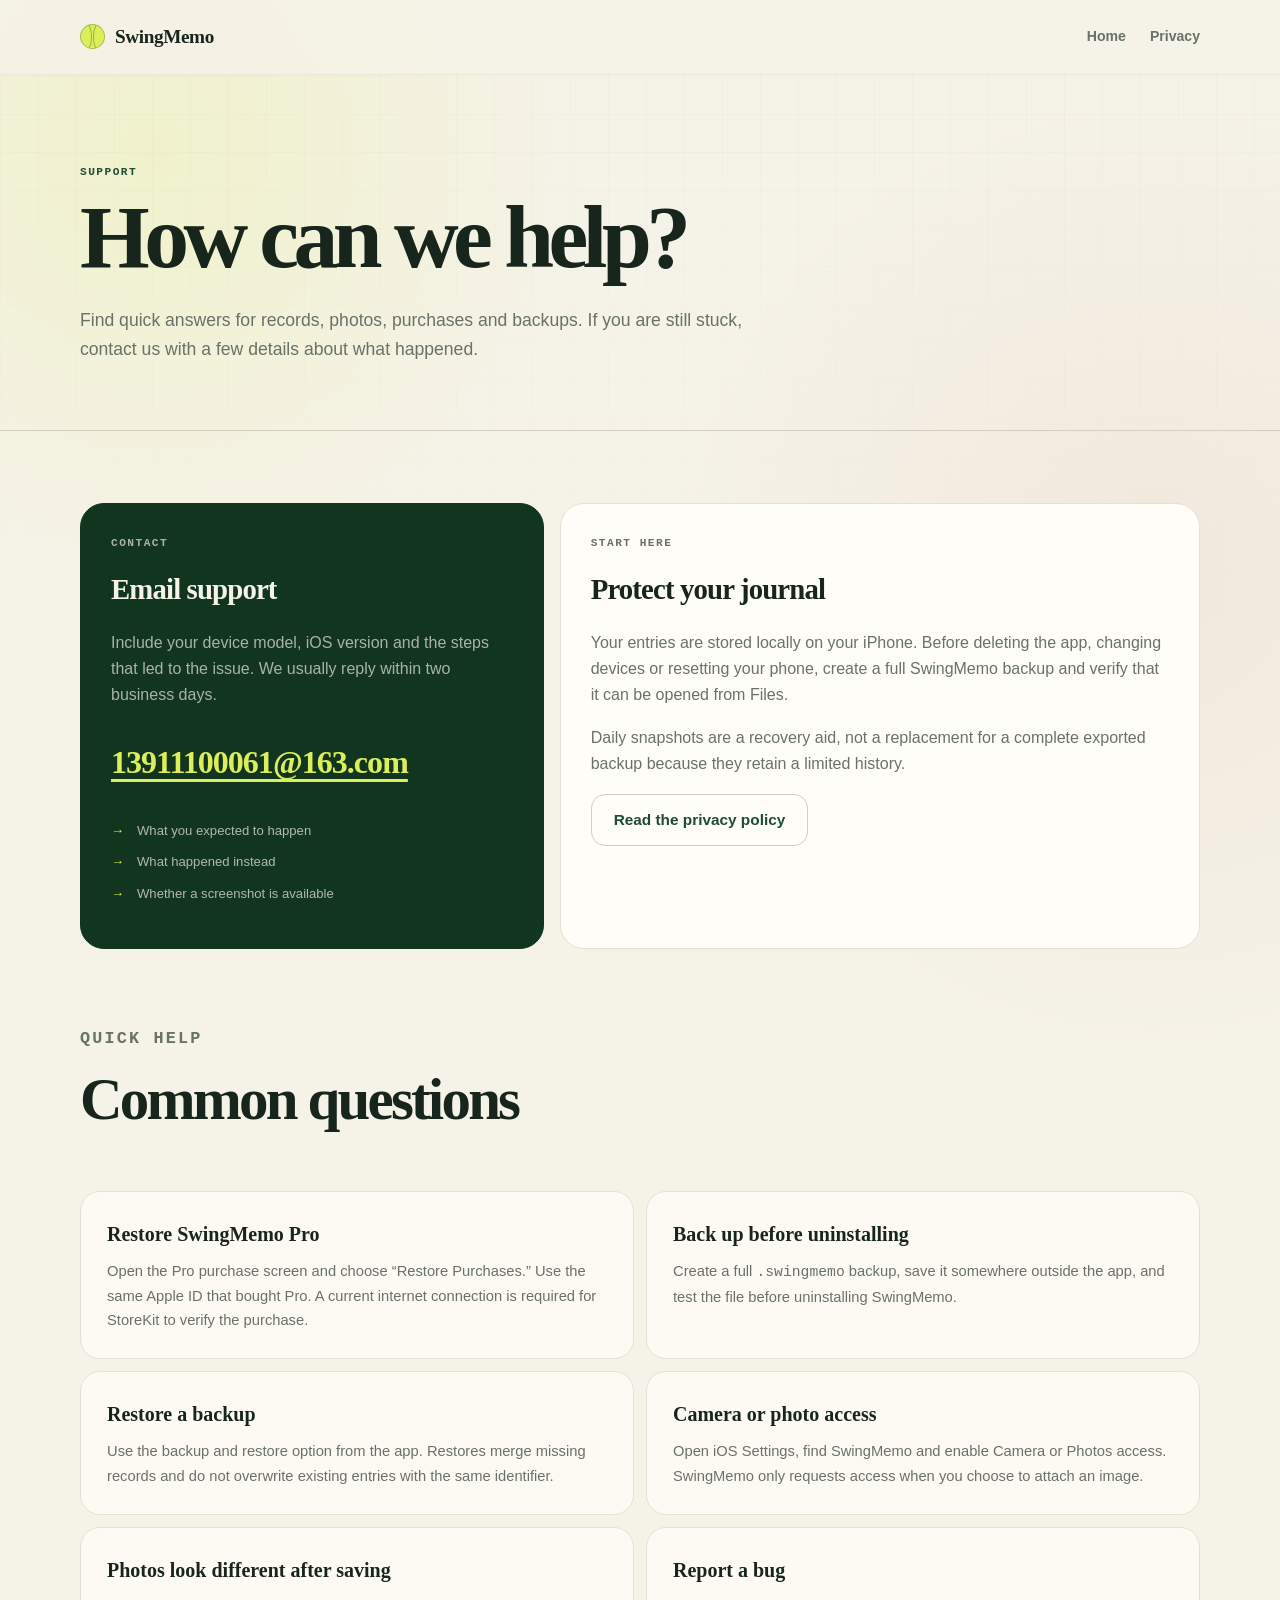
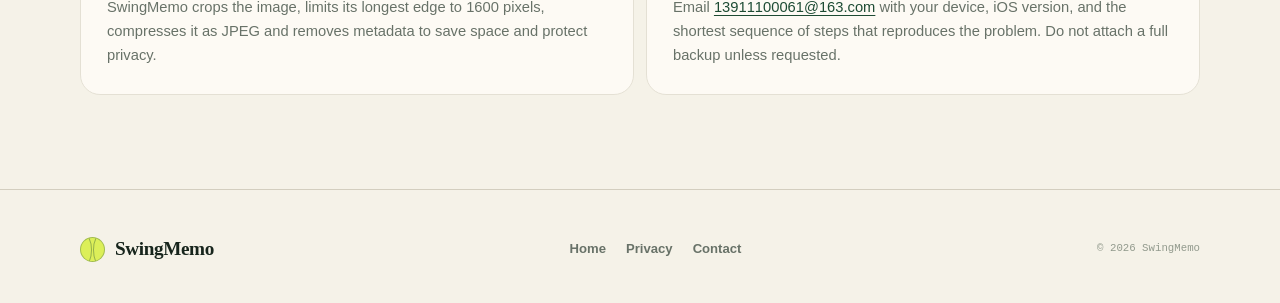
<file: support.html>
<!doctype html>
<html lang="en">
<head>
  <meta charset="utf-8">
  <meta name="viewport" content="width=device-width, initial-scale=1">
  <title>Support — SwingMemo</title>
  <meta name="description" content="Help and contact information for SwingMemo, the private tennis expense journal.">
  <meta name="theme-color" content="#f5f2e8">
  <meta name="color-scheme" content="light">
  <link rel="canonical" href="https://wbs21.github.io/swingmemo/support.html">
  <link rel="icon" href="favicon.svg" type="image/svg+xml">
  <link rel="stylesheet" href="styles.css">
</head>
<body>
  <a class="skip-link" href="#main">Skip to content</a>

  <header class="site-header">
    <nav class="nav container" aria-label="Main navigation">
      <a class="brand" href="index.html" aria-label="SwingMemo home">
        <span class="brand-ball" aria-hidden="true"></span>
        <span>SwingMemo</span>
      </a>
      <div class="nav-links">
        <a href="index.html">Home</a>
        <a href="privacy.html">Privacy</a>
      </div>
    </nav>
  </header>

  <main id="main">
    <header class="page-hero">
      <div class="container">
        <p class="eyebrow">Support</p>
        <h1>How can we help?</h1>
        <p class="page-lede">Find quick answers for records, photos, purchases and backups. If you are still stuck, contact us with a few details about what happened.</p>
      </div>
    </header>

    <div class="container">
      <section class="support-grid" id="contact" aria-labelledby="contact-title">
        <div class="support-card dark">
          <p class="eyebrow">Contact</p>
          <h2 id="contact-title">Email support</h2>
          <p>Include your device model, iOS version and the steps that led to the issue. We usually reply within two business days.</p>
          <a class="support-email" href="mailto:13911100061@163.com">13911100061@163.com</a>
          <ul class="contact-details">
            <li>What you expected to happen</li>
            <li>What happened instead</li>
            <li>Whether a screenshot is available</li>
          </ul>
        </div>
        <div class="support-card">
          <p class="eyebrow">Start here</p>
          <h2>Protect your journal</h2>
          <p>Your entries are stored locally on your iPhone. Before deleting the app, changing devices or resetting your phone, create a full SwingMemo backup and verify that it can be opened from Files.</p>
          <p>Daily snapshots are a recovery aid, not a replacement for a complete exported backup because they retain a limited history.</p>
          <a class="button secondary" href="privacy.html">Read the privacy policy</a>
        </div>
      </section>

      <section aria-labelledby="help-title">
        <div class="section-heading" style="padding-top: 76px;">
          <p class="eyebrow">Quick help</p>
          <h2 id="help-title">Common questions</h2>
        </div>
        <div class="help-grid">
          <article>
            <h3>Restore SwingMemo Pro</h3>
            <p>Open the Pro purchase screen and choose “Restore Purchases.” Use the same Apple ID that bought Pro. A current internet connection is required for StoreKit to verify the purchase.</p>
          </article>
          <article>
            <h3>Back up before uninstalling</h3>
            <p>Create a full <code>.swingmemo</code> backup, save it somewhere outside the app, and test the file before uninstalling SwingMemo.</p>
          </article>
          <article>
            <h3>Restore a backup</h3>
            <p>Use the backup and restore option from the app. Restores merge missing records and do not overwrite existing entries with the same identifier.</p>
          </article>
          <article>
            <h3>Camera or photo access</h3>
            <p>Open iOS Settings, find SwingMemo and enable Camera or Photos access. SwingMemo only requests access when you choose to attach an image.</p>
          </article>
          <article>
            <h3>Photos look different after saving</h3>
            <p>SwingMemo crops the image, limits its longest edge to 1600 pixels, compresses it as JPEG and removes metadata to save space and protect privacy.</p>
          </article>
          <article>
            <h3>Report a bug</h3>
            <p>Email <a href="mailto:13911100061@163.com">13911100061@163.com</a> with your device, iOS version, and the shortest sequence of steps that reproduces the problem. Do not attach a full backup unless requested.</p>
          </article>
        </div>
      </section>
    </div>
  </main>

  <footer class="site-footer">
    <div class="footer-row container">
      <a class="brand" href="index.html">
        <span class="brand-ball" aria-hidden="true"></span>
        <span>SwingMemo</span>
      </a>
      <div class="footer-links">
        <a href="index.html">Home</a>
        <a href="privacy.html">Privacy</a>
        <a href="#contact">Contact</a>
      </div>
      <p class="copyright">© 2026 SwingMemo</p>
    </div>
  </footer>
</body>
</html>
</file>
<file: styles.css>
:root {
  --paper: #f5f2e8;
  --paper-raised: #fbf9f2;
  --card: #fffdf8;
  --ink: #17251c;
  --forest: #1d4b33;
  --forest-deep: #12351f;
  --tennis: #dcef59;
  --tennis-deep: #b8ce2c;
  --clay: #c4663f;
  --star: #c08a2e;
  --muted: #687268;
  --faint: #929a8d;
  --line: #e4e0d4;
  --line-strong: #d3cebf;
  --surface-tint: #eeeede;
  --serif: Georgia, "Times New Roman", serif;
  --sans: -apple-system, BlinkMacSystemFont, "Segoe UI", Helvetica, Arial, sans-serif;
  --mono: "SFMono-Regular", Consolas, "Liberation Mono", monospace;
  --radius: 24px;
  --shadow: 0 18px 60px rgba(23, 37, 28, 0.09);
}

* {
  box-sizing: border-box;
}

html {
  scroll-behavior: smooth;
}

body {
  margin: 0;
  color: var(--ink);
  background:
    radial-gradient(circle at 12% 8%, rgba(220, 239, 89, 0.2), transparent 27rem),
    radial-gradient(circle at 90% 30%, rgba(196, 102, 63, 0.07), transparent 30rem),
    var(--paper);
  font-family: var(--sans);
  font-size: 16px;
  line-height: 1.65;
  -webkit-font-smoothing: antialiased;
  text-rendering: optimizeLegibility;
}

body::before {
  position: fixed;
  z-index: -1;
  inset: 0;
  background-image:
    linear-gradient(rgba(29, 75, 51, 0.025) 1px, transparent 1px),
    linear-gradient(90deg, rgba(29, 75, 51, 0.025) 1px, transparent 1px);
  background-size: 38px 38px;
  content: "";
  mask-image: linear-gradient(to bottom, black, transparent 78%);
  pointer-events: none;
}

a {
  color: var(--forest);
  text-underline-offset: 0.2em;
}

a:hover {
  color: var(--forest-deep);
}

img,
svg {
  display: block;
  max-width: 100%;
}

button,
input,
textarea {
  font: inherit;
}

.skip-link {
  position: fixed;
  z-index: 100;
  top: 12px;
  left: 12px;
  padding: 10px 16px;
  color: var(--paper);
  background: var(--forest-deep);
  border-radius: 10px;
  transform: translateY(-160%);
}

.skip-link:focus {
  transform: translateY(0);
}

.container {
  width: min(1120px, calc(100% - 40px));
  margin-inline: auto;
}

.site-header {
  position: sticky;
  z-index: 20;
  top: 0;
  border-bottom: 1px solid rgba(228, 224, 212, 0.75);
  background: rgba(245, 242, 232, 0.88);
  backdrop-filter: blur(18px);
}

.nav {
  display: flex;
  min-height: 74px;
  align-items: center;
  justify-content: space-between;
  gap: 24px;
}

.brand {
  display: inline-flex;
  align-items: center;
  gap: 10px;
  color: var(--ink);
  font-family: var(--serif);
  font-size: 1.2rem;
  font-weight: 700;
  letter-spacing: -0.02em;
  text-decoration: none;
}

.brand:hover {
  color: var(--ink);
}

.brand-ball {
  position: relative;
  width: 25px;
  height: 25px;
  flex: 0 0 25px;
  overflow: hidden;
  background: var(--tennis);
  border: 1px solid rgba(29, 75, 51, 0.3);
  border-radius: 50%;
}

.brand-ball::before,
.brand-ball::after {
  position: absolute;
  width: 20px;
  height: 36px;
  border: 1.5px solid rgba(29, 75, 51, 0.38);
  border-radius: 50%;
  content: "";
}

.brand-ball::before {
  top: -7px;
  left: -11px;
}

.brand-ball::after {
  top: -7px;
  right: -11px;
}

.nav-links {
  display: flex;
  align-items: center;
  gap: 24px;
}

.nav-links a {
  color: var(--muted);
  font-size: 0.88rem;
  font-weight: 600;
  text-decoration: none;
}

.nav-links a:hover {
  color: var(--forest);
}

.button {
  display: inline-flex;
  min-height: 52px;
  align-items: center;
  justify-content: center;
  padding: 0 22px;
  color: var(--paper);
  background: var(--forest);
  border: 1px solid var(--forest);
  border-radius: 14px;
  font-size: 0.96rem;
  font-weight: 700;
  text-decoration: none;
  transition: transform 160ms ease, background-color 160ms ease, box-shadow 160ms ease;
}

.button:hover {
  color: white;
  background: var(--forest-deep);
  box-shadow: 0 9px 24px rgba(18, 53, 31, 0.16);
  transform: translateY(-1px);
}

.button.secondary {
  color: var(--forest);
  background: transparent;
  border-color: var(--line-strong);
}

.button.secondary:hover {
  color: var(--forest-deep);
  background: var(--card);
  box-shadow: 0 7px 20px rgba(23, 37, 28, 0.08);
}

.button.disabled {
  cursor: default;
  color: #718076;
  background: var(--surface-tint);
  border-color: var(--line);
}

.button.disabled:hover {
  box-shadow: none;
  transform: none;
}

.eyebrow {
  margin: 0 0 14px;
  color: var(--forest);
  font-family: var(--mono);
  font-size: 0.7rem;
  font-weight: 700;
  letter-spacing: 0.13em;
  text-transform: uppercase;
}

.hero {
  display: grid;
  min-height: calc(100svh - 74px);
  grid-template-columns: minmax(0, 1.04fr) minmax(340px, 0.96fr);
  align-items: center;
  gap: clamp(48px, 8vw, 112px);
  padding-block: 72px 96px;
}

.hero h1,
.page-hero h1 {
  max-width: 780px;
  margin: 0;
  font-family: var(--serif);
  font-size: clamp(3.2rem, 7vw, 6.4rem);
  font-weight: 600;
  letter-spacing: -0.062em;
  line-height: 0.94;
}

.hero h1 em {
  color: var(--forest);
  font-weight: inherit;
}

.hero-lede {
  max-width: 610px;
  margin: 28px 0 0;
  color: #4f5c52;
  font-size: clamp(1.06rem, 1.6vw, 1.28rem);
  line-height: 1.65;
}

.hero-actions {
  display: flex;
  flex-wrap: wrap;
  gap: 12px;
  margin-top: 34px;
}

.hero-note {
  display: flex;
  flex-wrap: wrap;
  gap: 7px 17px;
  margin: 22px 0 0;
  color: var(--muted);
  font-family: var(--mono);
  font-size: 0.7rem;
  letter-spacing: 0.035em;
}

.hero-note span + span::before {
  margin-right: 17px;
  color: var(--line-strong);
  content: "•";
}

.phone-stage {
  position: relative;
  display: grid;
  min-height: 660px;
  place-items: center;
  isolation: isolate;
}

.phone-stage::before {
  position: absolute;
  z-index: -1;
  width: min(530px, 100%);
  aspect-ratio: 0.82;
  border: 1px solid rgba(29, 75, 51, 0.13);
  border-radius: 48%;
  content: "";
  transform: rotate(-8deg);
}

.phone-stage::after {
  position: absolute;
  z-index: -2;
  width: 350px;
  height: 350px;
  background: var(--tennis);
  border-radius: 50%;
  content: "";
  filter: blur(2px);
  opacity: 0.55;
  transform: translate(70px, -75px);
}

.phone {
  position: relative;
  width: 302px;
  height: 608px;
  overflow: hidden;
  padding: 20px 18px;
  color: var(--paper);
  background:
    linear-gradient(rgba(245, 242, 232, 0.055) 1px, transparent 1px),
    linear-gradient(90deg, rgba(245, 242, 232, 0.055) 1px, transparent 1px),
    var(--forest-deep);
  background-size: 36px 36px;
  border: 8px solid var(--ink);
  border-radius: 48px;
  box-shadow:
    0 32px 80px rgba(18, 53, 31, 0.26),
    0 8px 24px rgba(18, 53, 31, 0.16),
    inset 0 0 0 1px rgba(255, 255, 255, 0.12);
  transform: rotate(3deg);
}

.phone::before {
  position: absolute;
  top: 10px;
  left: 50%;
  width: 85px;
  height: 20px;
  background: var(--ink);
  border-radius: 999px;
  content: "";
  transform: translateX(-50%);
}

.phone-status {
  display: flex;
  padding: 1px 7px 0;
  justify-content: space-between;
  color: rgba(245, 242, 232, 0.72);
  font-family: var(--mono);
  font-size: 0.56rem;
}

.phone-title {
  display: flex;
  margin-top: 34px;
  align-items: start;
  justify-content: space-between;
}

.phone-brand {
  font-family: var(--serif);
  font-size: 1.15rem;
  font-weight: 700;
}

.phone-date {
  color: rgba(245, 242, 232, 0.58);
  font-family: var(--mono);
  font-size: 0.55rem;
}

.phone-copy {
  margin: 82px 0 0;
  font-family: var(--serif);
  font-size: 1.45rem;
  letter-spacing: -0.035em;
  line-height: 1.1;
}

.phone-cta {
  position: relative;
  display: grid;
  width: 186px;
  height: 186px;
  margin: 25px auto 0;
  place-content: center;
  color: var(--ink);
  background: var(--tennis);
  border-radius: 50%;
  box-shadow: 0 15px 40px rgba(220, 239, 89, 0.16);
  text-align: center;
}

.phone-cta::before,
.phone-cta::after {
  position: absolute;
  width: 95px;
  height: 220px;
  border: 1px solid rgba(29, 75, 51, 0.22);
  border-radius: 50%;
  content: "";
}

.phone-cta::before {
  left: -42px;
}

.phone-cta::after {
  right: -42px;
}

.phone-plus {
  font-family: var(--serif);
  font-size: 2.7rem;
  line-height: 1;
}

.phone-cta-label {
  margin-top: 4px;
  font-size: 0.8rem;
  font-weight: 800;
  letter-spacing: 0.08em;
  text-transform: uppercase;
}

.phone-categories {
  display: flex;
  margin-top: 24px;
  justify-content: center;
  gap: 7px;
}

.phone-categories span {
  display: grid;
  width: 34px;
  height: 34px;
  place-items: center;
  color: rgba(245, 242, 232, 0.76);
  border: 1px solid rgba(245, 242, 232, 0.13);
  border-radius: 50%;
  font-family: var(--serif);
  font-size: 0.72rem;
}

.phone-categories span:first-child {
  color: var(--ink);
  background: var(--paper);
}

.phone-tabs {
  position: absolute;
  right: 18px;
  bottom: 14px;
  left: 18px;
  display: flex;
  padding: 11px 12px;
  justify-content: space-around;
  border-top: 1px solid rgba(245, 242, 232, 0.12);
  color: rgba(245, 242, 232, 0.4);
  font-family: var(--mono);
  font-size: 0.52rem;
}

.phone-tabs span:nth-child(2) {
  color: var(--tennis);
}

.section {
  padding-block: 104px;
}

.section-tight {
  padding-block: 76px;
}

.section-heading {
  display: grid;
  max-width: 760px;
  gap: 18px;
  margin-bottom: 46px;
}

.section-heading.center {
  margin-inline: auto;
  text-align: center;
}

.section-heading h2 {
  margin: 0;
  font-family: var(--serif);
  font-size: clamp(2.25rem, 4.6vw, 4.1rem);
  font-weight: 600;
  letter-spacing: -0.047em;
  line-height: 1;
}

.section-heading p {
  max-width: 650px;
  margin: 0;
  color: var(--muted);
  font-size: 1.05rem;
}

.section-heading.center p {
  margin-inline: auto;
}

.feature-grid {
  display: grid;
  grid-template-columns: repeat(12, 1fr);
  gap: 16px;
}

.feature-card {
  position: relative;
  min-height: 270px;
  overflow: hidden;
  padding: 30px;
  background: rgba(255, 253, 248, 0.86);
  border: 1px solid var(--line);
  border-radius: var(--radius);
  box-shadow: 0 1px 0 rgba(255, 255, 255, 0.8) inset;
}

.feature-card:nth-child(1),
.feature-card:nth-child(4) {
  grid-column: span 7;
}

.feature-card:nth-child(2),
.feature-card:nth-child(3) {
  grid-column: span 5;
}

.feature-card.dark {
  color: var(--paper);
  background: var(--forest);
  border-color: var(--forest);
}

.feature-icon {
  display: grid;
  width: 46px;
  height: 46px;
  margin-bottom: 56px;
  place-items: center;
  color: var(--forest);
  background: var(--surface-tint);
  border-radius: 14px;
  font-family: var(--serif);
  font-size: 1.25rem;
  font-weight: 700;
}

.feature-card.dark .feature-icon {
  color: var(--ink);
  background: var(--tennis);
}

.feature-card h3 {
  margin: 0 0 9px;
  font-family: var(--serif);
  font-size: 1.55rem;
  letter-spacing: -0.025em;
  line-height: 1.12;
}

.feature-card p {
  max-width: 490px;
  margin: 0;
  color: var(--muted);
}

.feature-card.dark p {
  color: rgba(245, 242, 232, 0.7);
}

.feature-number {
  position: absolute;
  top: 20px;
  right: 24px;
  color: var(--faint);
  font-family: var(--mono);
  font-size: 0.64rem;
}

.feature-card.dark .feature-number {
  color: rgba(245, 242, 232, 0.35);
}

.feature-catalog {
  display: grid;
  grid-template-columns: repeat(2, minmax(0, 1fr));
  gap: 16px;
}

.catalog-card {
  padding: 30px;
  background: rgba(255, 253, 248, 0.84);
  border: 1px solid var(--line);
  border-radius: var(--radius);
}

.catalog-card.pro {
  background:
    linear-gradient(145deg, rgba(220, 239, 89, 0.22), transparent 46%),
    var(--card);
}

.catalog-label {
  display: inline-block;
  margin-bottom: 22px;
  padding: 5px 9px;
  color: var(--forest);
  background: var(--surface-tint);
  border-radius: 999px;
  font-family: var(--mono);
  font-size: 0.62rem;
  font-weight: 700;
  letter-spacing: 0.08em;
  text-transform: uppercase;
}

.catalog-card.pro .catalog-label {
  background: var(--tennis);
}

.catalog-card h3 {
  margin: 0 0 10px;
  font-family: var(--serif);
  font-size: 1.7rem;
  letter-spacing: -0.03em;
}

.catalog-card > p {
  margin: 0 0 22px;
  color: var(--muted);
}

.catalog-list {
  display: grid;
  gap: 14px;
  margin: 0;
  padding: 0;
  list-style: none;
}

.catalog-list li {
  position: relative;
  padding-left: 24px;
  color: #48564c;
}

.catalog-list li::before {
  position: absolute;
  top: 0.64em;
  left: 0;
  width: 7px;
  height: 7px;
  background: var(--forest);
  border-radius: 50%;
  content: "";
}

.catalog-list strong {
  display: block;
  color: var(--ink);
  font-weight: 700;
}

.category-strip {
  display: flex;
  flex-wrap: wrap;
  gap: 8px;
  margin-top: 24px;
}

.category-strip span {
  padding: 8px 13px;
  color: var(--forest);
  background: var(--paper-raised);
  border: 1px solid var(--line);
  border-radius: 999px;
  font-size: 0.78rem;
  font-weight: 700;
}

.workflow {
  display: grid;
  grid-template-columns: repeat(3, minmax(0, 1fr));
  gap: 16px;
  margin-top: 44px;
}

.workflow-step {
  padding: 26px 0;
  border-top: 1px solid var(--line-strong);
}

.workflow-step span {
  display: block;
  margin-bottom: 28px;
  color: var(--forest);
  font-family: var(--mono);
  font-size: 0.66rem;
  font-weight: 700;
  letter-spacing: 0.08em;
}

.workflow-step h3 {
  margin: 0 0 8px;
  font-family: var(--serif);
  font-size: 1.4rem;
  letter-spacing: -0.025em;
}

.workflow-step p {
  margin: 0;
  color: var(--muted);
  font-size: 0.94rem;
}

.free-includes {
  margin-top: 30px;
  padding: 22px 24px;
  background: rgba(255, 253, 248, 0.7);
  border: 1px solid var(--line);
  border-radius: 18px;
}

.free-includes strong {
  display: block;
  margin-bottom: 6px;
  font-family: var(--serif);
  font-size: 1.1rem;
}

.free-includes p {
  margin: 0;
  font-size: 0.88rem;
}

.metrics {
  display: grid;
  grid-template-columns: repeat(3, 1fr);
  border-block: 1px solid var(--line-strong);
}

.metric {
  padding: 42px 32px;
}

.metric + .metric {
  border-left: 1px solid var(--line-strong);
}

.metric strong {
  display: block;
  font-family: var(--serif);
  font-size: clamp(2rem, 4vw, 3.5rem);
  font-weight: 600;
  letter-spacing: -0.04em;
  line-height: 1;
}

.metric span {
  display: block;
  margin-top: 10px;
  color: var(--muted);
  font-size: 0.82rem;
}

.privacy-band {
  position: relative;
  overflow: hidden;
  padding-block: 92px;
  color: var(--paper);
  background: var(--forest-deep);
}

.privacy-band::after {
  position: absolute;
  top: 50%;
  right: -150px;
  width: 520px;
  height: 520px;
  border: 1px solid rgba(220, 239, 89, 0.15);
  border-radius: 50%;
  box-shadow:
    0 0 0 70px rgba(220, 239, 89, 0.025),
    0 0 0 140px rgba(220, 239, 89, 0.018);
  content: "";
  transform: translateY(-50%);
}

.privacy-band .container {
  position: relative;
  z-index: 1;
  display: grid;
  grid-template-columns: 1.2fr 0.8fr;
  align-items: end;
  gap: 72px;
}

.privacy-band h2 {
  max-width: 680px;
  margin: 0;
  font-family: var(--serif);
  font-size: clamp(2.4rem, 5vw, 4.8rem);
  font-weight: 600;
  letter-spacing: -0.05em;
  line-height: 0.98;
}

.privacy-band .eyebrow {
  color: var(--tennis);
}

.privacy-copy p {
  margin: 0 0 26px;
  color: rgba(245, 242, 232, 0.66);
}

.text-link {
  display: inline-flex;
  align-items: center;
  gap: 8px;
  color: var(--tennis);
  font-weight: 700;
  text-decoration: none;
}

.text-link:hover {
  color: white;
}

.text-link::after {
  content: "→";
}

.pricing {
  display: grid;
  grid-template-columns: 0.92fr 1.08fr;
  align-items: center;
  gap: clamp(44px, 8vw, 100px);
}

.pricing-copy h2 {
  max-width: 650px;
  margin: 0;
  font-family: var(--serif);
  font-size: clamp(2.4rem, 5vw, 4.7rem);
  font-weight: 600;
  letter-spacing: -0.05em;
  line-height: 0.98;
}

.pricing-copy p {
  max-width: 560px;
  margin: 24px 0 0;
  color: var(--muted);
  font-size: 1.04rem;
}

.price-card {
  padding: 32px;
  background: var(--card);
  border: 1px solid var(--line);
  border-radius: 28px;
  box-shadow: var(--shadow);
}

.price-card-header {
  display: flex;
  align-items: baseline;
  justify-content: space-between;
  gap: 16px;
  padding-bottom: 24px;
  border-bottom: 1px solid var(--line);
}

.price-card h3 {
  margin: 0;
  font-family: var(--serif);
  font-size: 1.55rem;
}

.price {
  font-family: var(--serif);
  font-size: 2.1rem;
  font-weight: 600;
  letter-spacing: -0.04em;
}

.price small {
  color: var(--muted);
  font-family: var(--sans);
  font-size: 0.72rem;
  font-weight: 600;
  letter-spacing: 0;
}

.check-list {
  display: grid;
  gap: 13px;
  margin: 24px 0;
  padding: 0;
  list-style: none;
}

.check-list li {
  display: grid;
  grid-template-columns: 23px 1fr;
  align-items: start;
  gap: 10px;
}

.check-list li::before {
  display: grid;
  width: 21px;
  height: 21px;
  margin-top: 1px;
  place-items: center;
  color: var(--forest);
  background: var(--tennis);
  border-radius: 50%;
  content: "✓";
  font-size: 0.68rem;
  font-weight: 900;
}

.price-footnote {
  margin: 18px 0 0;
  color: var(--muted);
  font-size: 0.76rem;
  text-align: center;
}

.faq-list {
  display: grid;
  gap: 10px;
}

.faq-list details {
  padding: 0 24px;
  background: rgba(255, 253, 248, 0.78);
  border: 1px solid var(--line);
  border-radius: 17px;
}

.faq-list summary {
  position: relative;
  padding: 22px 36px 22px 0;
  font-weight: 700;
  cursor: pointer;
  list-style: none;
}

.faq-list summary::-webkit-details-marker {
  display: none;
}

.faq-list summary::after {
  position: absolute;
  top: 50%;
  right: 0;
  content: "+";
  color: var(--forest);
  font-family: var(--serif);
  font-size: 1.4rem;
  transform: translateY(-50%);
}

.faq-list details[open] summary::after {
  content: "−";
}

.faq-list details p {
  max-width: 720px;
  margin: -4px 0 22px;
  color: var(--muted);
}

.cta {
  padding-block: 92px;
  text-align: center;
}

.cta-card {
  position: relative;
  overflow: hidden;
  padding: clamp(42px, 8vw, 80px) 24px;
  background: var(--tennis);
  border: 1px solid rgba(29, 75, 51, 0.16);
  border-radius: 32px;
}

.cta-card::before,
.cta-card::after {
  position: absolute;
  width: 360px;
  height: 720px;
  border: 1px solid rgba(29, 75, 51, 0.13);
  border-radius: 50%;
  content: "";
}

.cta-card::before {
  top: -270px;
  left: -210px;
}

.cta-card::after {
  right: -210px;
  bottom: -510px;
}

.cta-card h2,
.cta-card p,
.cta-card .button {
  position: relative;
  z-index: 1;
}

.cta-card h2 {
  max-width: 700px;
  margin: 0 auto;
  font-family: var(--serif);
  font-size: clamp(2.5rem, 5.5vw, 4.8rem);
  font-weight: 600;
  letter-spacing: -0.052em;
  line-height: 0.98;
}

.cta-card p {
  max-width: 560px;
  margin: 20px auto 28px;
  color: #415344;
}

.site-footer {
  padding: 40px 0 34px;
  border-top: 1px solid var(--line-strong);
}

.footer-row {
  display: flex;
  align-items: center;
  justify-content: space-between;
  gap: 24px;
}

.footer-links {
  display: flex;
  flex-wrap: wrap;
  gap: 20px;
}

.footer-links a {
  color: var(--muted);
  font-size: 0.82rem;
  font-weight: 600;
  text-decoration: none;
}

.footer-links a:hover {
  color: var(--forest);
}

.copyright {
  color: var(--faint);
  font-family: var(--mono);
  font-size: 0.67rem;
}

.page-hero {
  padding-block: 88px 66px;
  border-bottom: 1px solid var(--line-strong);
}

.page-hero h1 {
  max-width: 920px;
  font-size: clamp(3rem, 7vw, 6rem);
}

.page-lede {
  max-width: 690px;
  margin: 26px 0 0;
  color: var(--muted);
  font-size: 1.1rem;
}

.meta-line {
  display: flex;
  flex-wrap: wrap;
  gap: 8px 18px;
  margin-top: 28px;
  color: var(--faint);
  font-family: var(--mono);
  font-size: 0.68rem;
}

.legal-layout {
  display: grid;
  grid-template-columns: 220px minmax(0, 760px);
  justify-content: space-between;
  gap: 56px;
  padding-block: 72px 110px;
}

.legal-toc {
  position: sticky;
  top: 102px;
  height: fit-content;
}

.legal-toc strong {
  display: block;
  margin-bottom: 14px;
  font-family: var(--mono);
  font-size: 0.66rem;
  letter-spacing: 0.1em;
  text-transform: uppercase;
}

.legal-toc a {
  display: block;
  padding: 5px 0;
  color: var(--muted);
  font-size: 0.83rem;
  text-decoration: none;
}

.legal-toc a:hover {
  color: var(--forest);
}

.legal-content {
  min-width: 0;
}

.policy-summary {
  display: grid;
  grid-template-columns: repeat(2, 1fr);
  gap: 12px;
  margin-bottom: 52px;
}

.policy-summary div {
  padding: 22px;
  background: var(--card);
  border: 1px solid var(--line);
  border-radius: 18px;
}

.policy-summary strong {
  display: block;
  font-family: var(--serif);
  font-size: 1.05rem;
}

.policy-summary span {
  display: block;
  margin-top: 4px;
  color: var(--muted);
  font-size: 0.82rem;
}

.legal-content section {
  scroll-margin-top: 100px;
}

.legal-content section + section {
  margin-top: 46px;
  padding-top: 44px;
  border-top: 1px solid var(--line);
}

.legal-content h2 {
  margin: 0 0 16px;
  font-family: var(--serif);
  font-size: 2rem;
  letter-spacing: -0.035em;
  line-height: 1.12;
}

.legal-content h3 {
  margin: 26px 0 8px;
  font-family: var(--serif);
  font-size: 1.15rem;
}

.legal-content p,
.legal-content li {
  color: #49564d;
}

.legal-content ul {
  padding-left: 22px;
}

.legal-content li + li {
  margin-top: 7px;
}

.callout {
  margin: 26px 0;
  padding: 22px 24px;
  background: var(--surface-tint);
  border-left: 3px solid var(--forest);
  border-radius: 0 14px 14px 0;
}

.callout p {
  margin: 0;
}

.contact-panel {
  display: flex;
  align-items: center;
  justify-content: space-between;
  gap: 24px;
  margin-top: 30px;
  padding: 28px;
  background: var(--forest);
  border-radius: 20px;
  color: var(--paper);
}

.contact-panel h2 {
  margin: 0 0 5px;
}

.contact-panel p {
  margin: 0;
  color: rgba(245, 242, 232, 0.68);
}

.contact-panel .button {
  flex: 0 0 auto;
  color: var(--ink);
  background: var(--tennis);
  border-color: var(--tennis);
}

.support-grid {
  display: grid;
  grid-template-columns: 0.84fr 1.16fr;
  gap: 16px;
  padding-top: 72px;
}

.support-card {
  padding: 30px;
  background: var(--card);
  border: 1px solid var(--line);
  border-radius: var(--radius);
}

.support-card.dark {
  color: var(--paper);
  background: var(--forest-deep);
  border-color: var(--forest-deep);
}

.support-card h2 {
  margin: 0 0 14px;
  font-family: var(--serif);
  font-size: 1.8rem;
  letter-spacing: -0.03em;
}

.support-card p {
  color: var(--muted);
}

.support-card.dark p {
  color: rgba(245, 242, 232, 0.67);
}

.support-email {
  display: inline-block;
  margin: 11px 0 18px;
  color: var(--tennis);
  font-family: var(--serif);
  font-size: clamp(1.3rem, 3vw, 2rem);
  font-weight: 600;
  letter-spacing: -0.03em;
  overflow-wrap: anywhere;
}

.support-email:hover {
  color: white;
}

.contact-details {
  display: grid;
  gap: 10px;
  padding: 0;
  color: rgba(245, 242, 232, 0.7);
  font-size: 0.82rem;
  list-style: none;
}

.contact-details li {
  display: grid;
  grid-template-columns: 18px 1fr;
  gap: 8px;
}

.contact-details li::before {
  color: var(--tennis);
  content: "→";
}

.help-grid {
  display: grid;
  grid-template-columns: repeat(2, 1fr);
  gap: 12px;
  padding-block: 16px 94px;
}

.help-grid article {
  padding: 26px;
  background: rgba(255, 253, 248, 0.75);
  border: 1px solid var(--line);
  border-radius: 20px;
}

.help-grid h3 {
  margin: 0 0 8px;
  font-family: var(--serif);
  font-size: 1.25rem;
}

.help-grid p {
  margin: 0;
  color: var(--muted);
  font-size: 0.92rem;
}

@media (max-width: 900px) {
  .hero {
    min-height: auto;
    grid-template-columns: 1fr;
    padding-block: 64px 80px;
  }

  .hero-copy {
    text-align: center;
  }

  .hero h1,
  .hero-lede {
    margin-inline: auto;
  }

  .hero-actions,
  .hero-note {
    justify-content: center;
  }

  .phone-stage {
    min-height: 640px;
  }

  .privacy-band .container,
  .pricing,
  .support-grid {
    grid-template-columns: 1fr;
  }

  .privacy-band .container {
    gap: 32px;
  }

  .legal-layout {
    grid-template-columns: 1fr;
  }

  .legal-toc {
    position: static;
    display: flex;
    flex-wrap: wrap;
    gap: 5px 18px;
    padding-bottom: 24px;
    border-bottom: 1px solid var(--line);
  }

  .legal-toc strong {
    flex-basis: 100%;
  }
}

@media (max-width: 700px) {
  .container {
    width: min(100% - 28px, 1120px);
  }

  .nav {
    min-height: 66px;
  }

  .nav-links {
    gap: 15px;
  }

  .nav-links a:first-child {
    display: none;
  }

  .hero {
    padding-top: 52px;
  }

  .hero h1,
  .page-hero h1 {
    font-size: clamp(2.85rem, 14vw, 4.4rem);
  }

  .hero-actions .button {
    width: 100%;
  }

  .hero-note span + span::before {
    content: none;
  }

  .phone-stage {
    min-height: 580px;
  }

  .phone {
    width: 270px;
    height: 544px;
    border-radius: 43px;
  }

  .phone-copy {
    margin-top: 66px;
  }

  .phone-cta {
    width: 164px;
    height: 164px;
  }

  .section {
    padding-block: 76px;
  }

  .section-heading {
    margin-bottom: 32px;
  }

  .feature-grid {
    grid-template-columns: 1fr;
  }

  .feature-card {
    min-height: 240px;
  }

  .feature-card:nth-child(n) {
    grid-column: auto;
  }

  .feature-catalog {
    grid-template-columns: 1fr;
  }

  .workflow {
    grid-template-columns: 1fr;
    margin-top: 28px;
  }

  .workflow-step {
    padding-block: 22px;
  }

  .workflow-step span {
    margin-bottom: 12px;
  }

  .feature-icon {
    margin-bottom: 38px;
  }

  .metrics {
    grid-template-columns: 1fr;
  }

  .metric {
    padding: 28px 0;
  }

  .metric + .metric {
    border-top: 1px solid var(--line-strong);
    border-left: 0;
  }

  .privacy-band {
    padding-block: 72px;
  }

  .policy-summary,
  .help-grid {
    grid-template-columns: 1fr;
  }

  .legal-layout {
    padding-top: 44px;
  }

  .contact-panel {
    align-items: stretch;
    flex-direction: column;
  }

  .support-grid {
    padding-top: 44px;
  }

  .footer-row {
    align-items: flex-start;
    flex-direction: column;
  }
}

@media (prefers-reduced-motion: reduce) {
  html {
    scroll-behavior: auto;
  }

  *,
  *::before,
  *::after {
    transition-duration: 0.01ms !important;
  }
}
</file>
